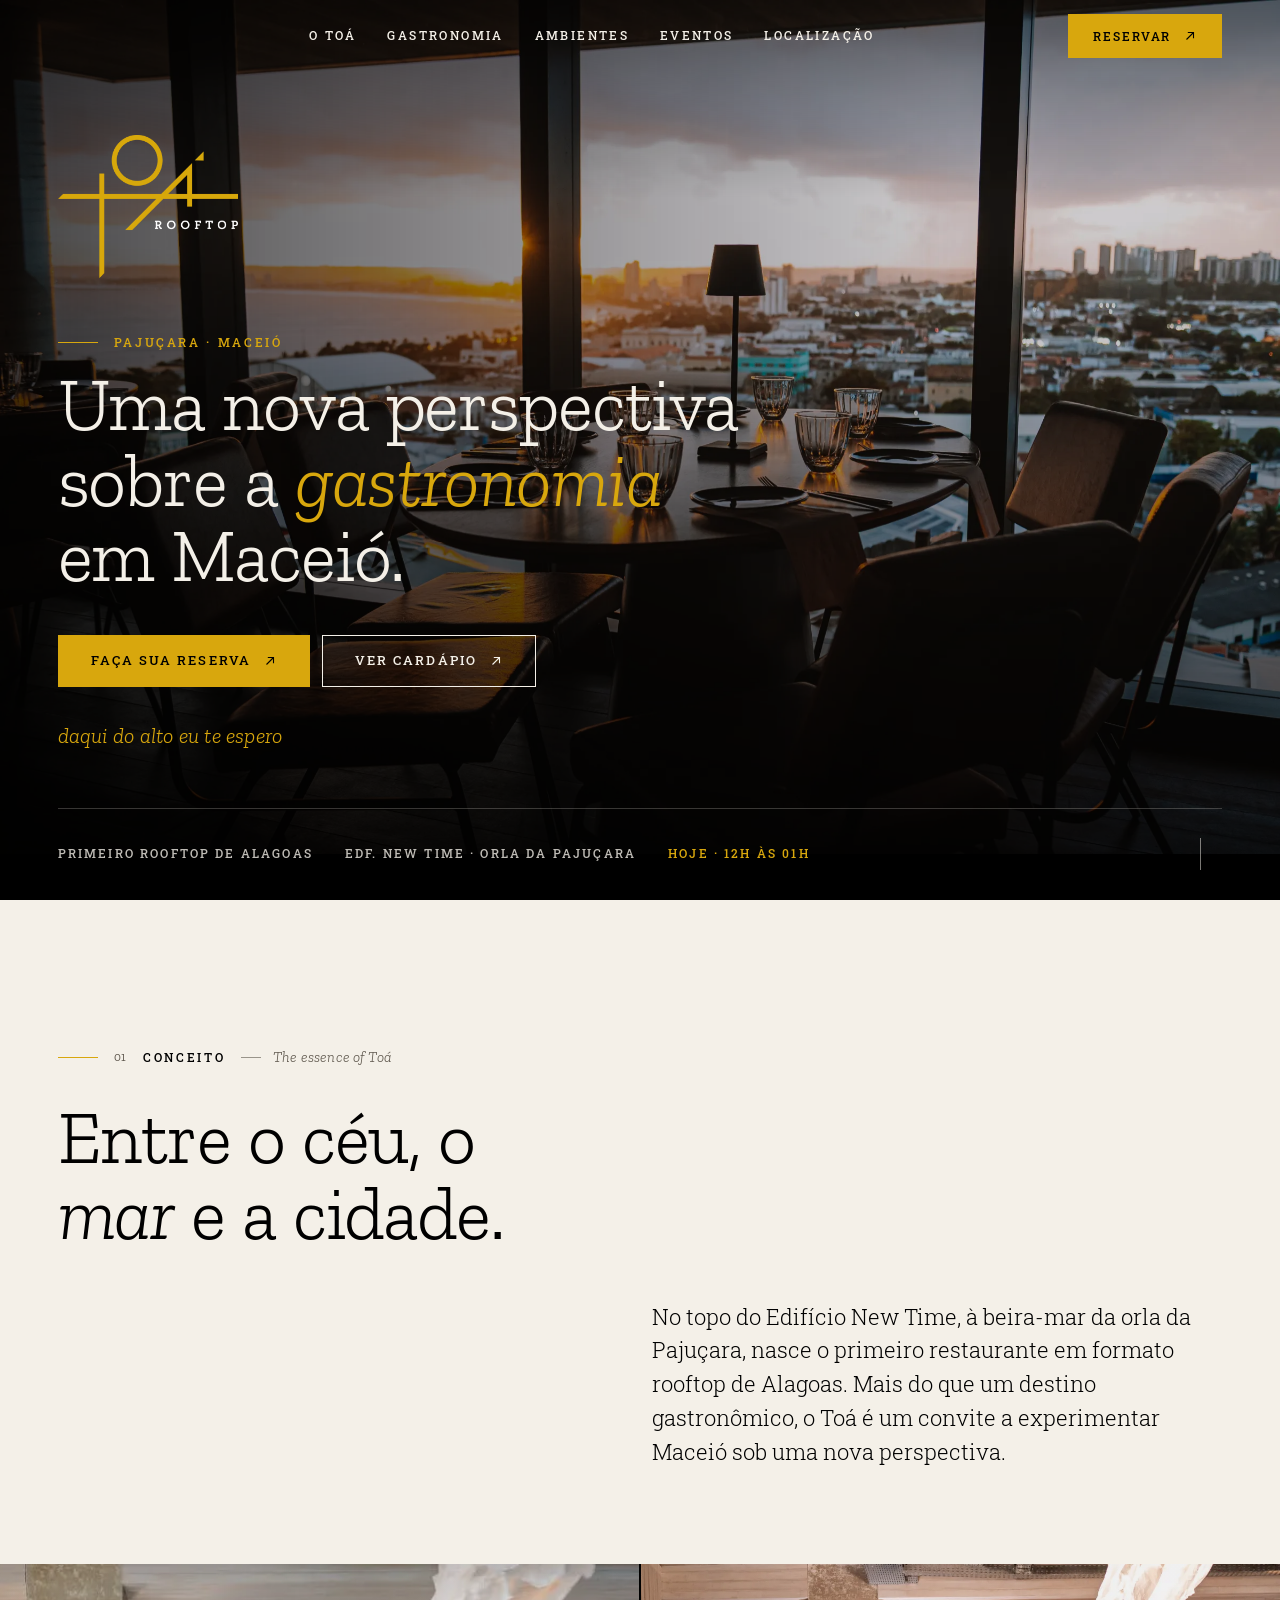
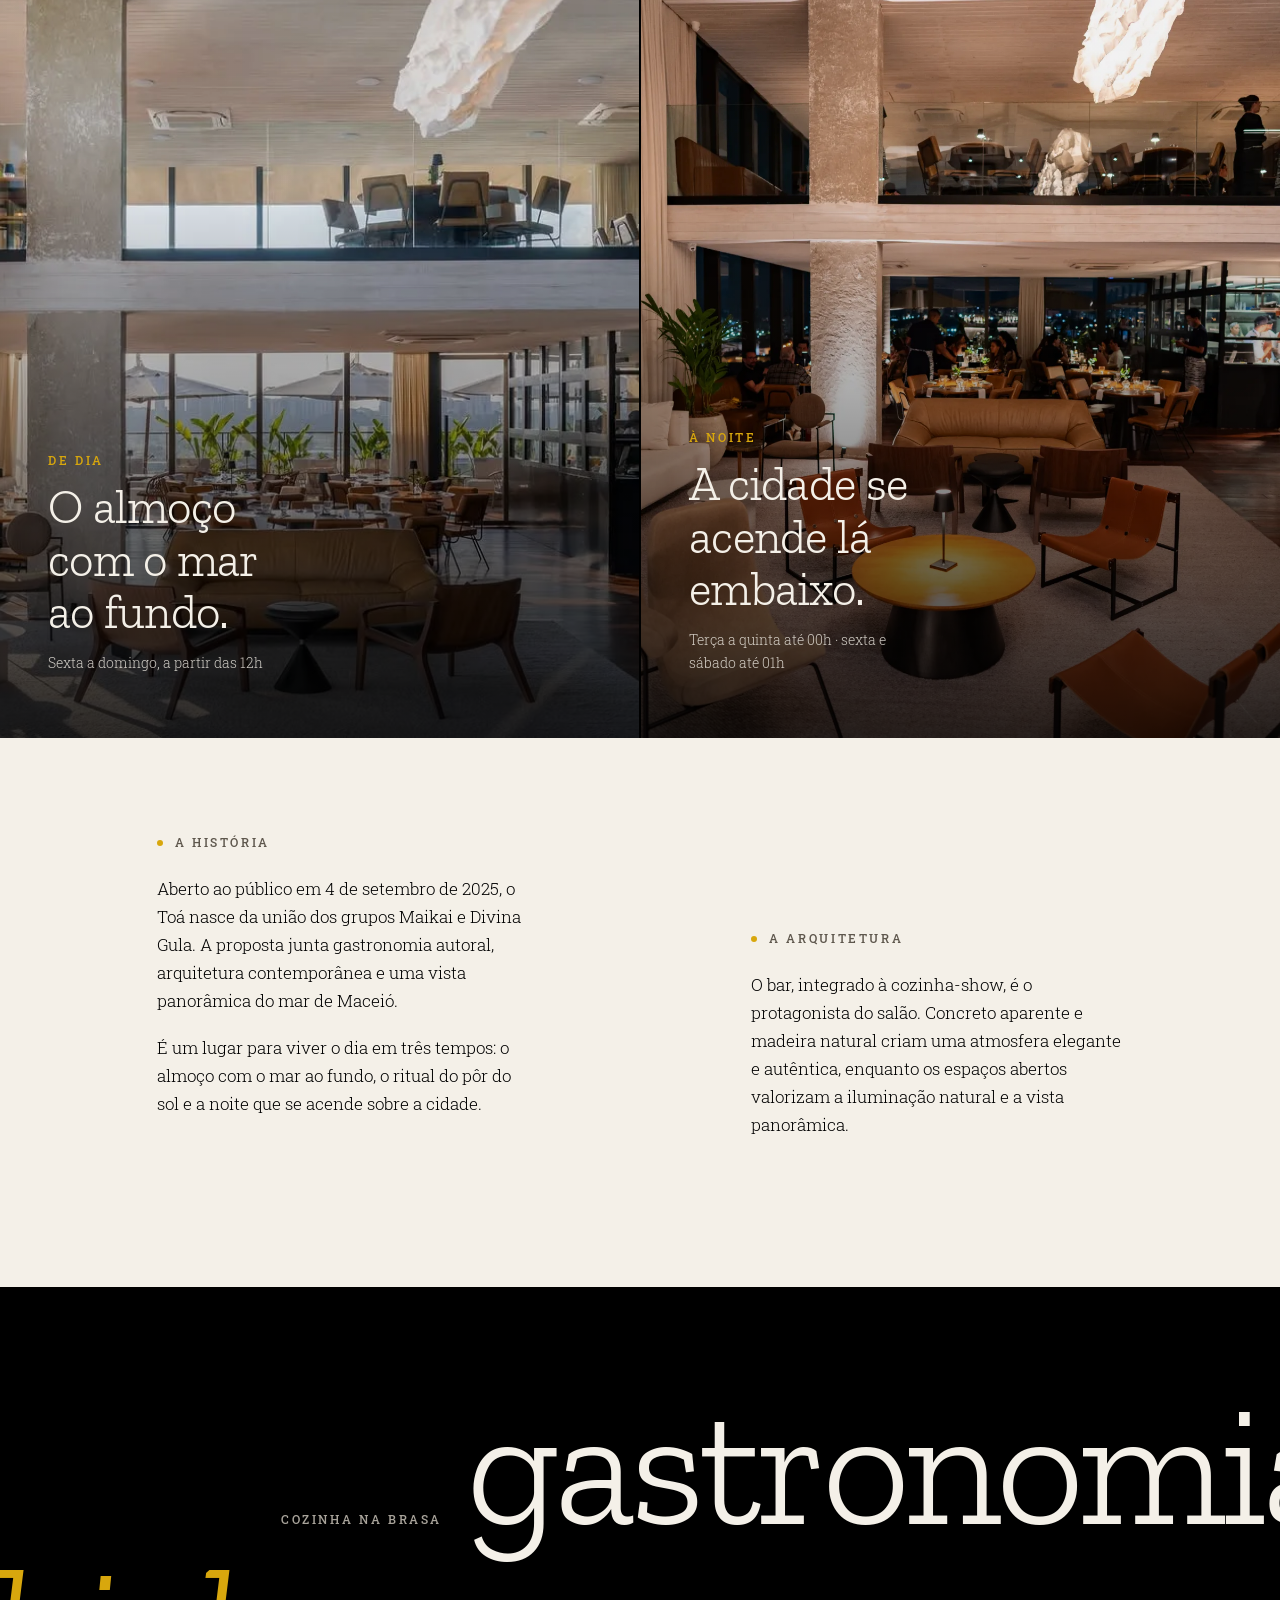
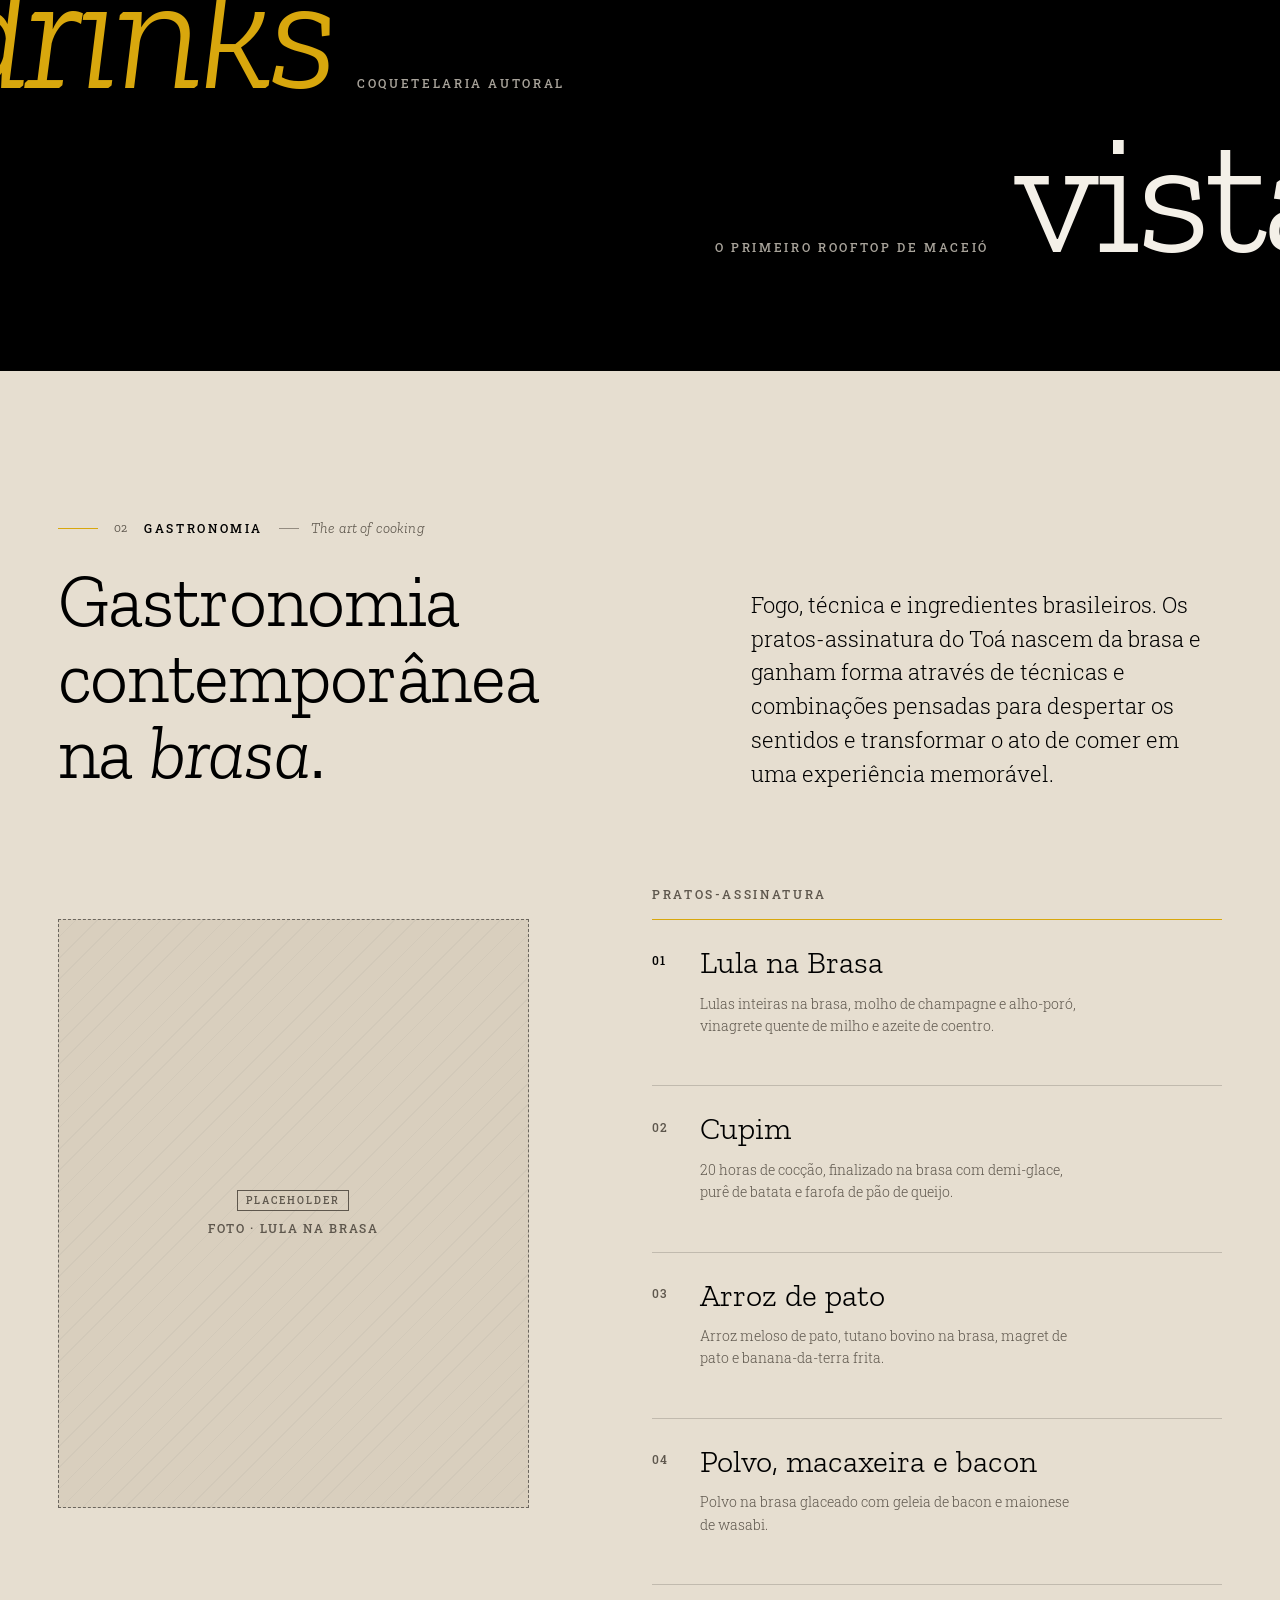
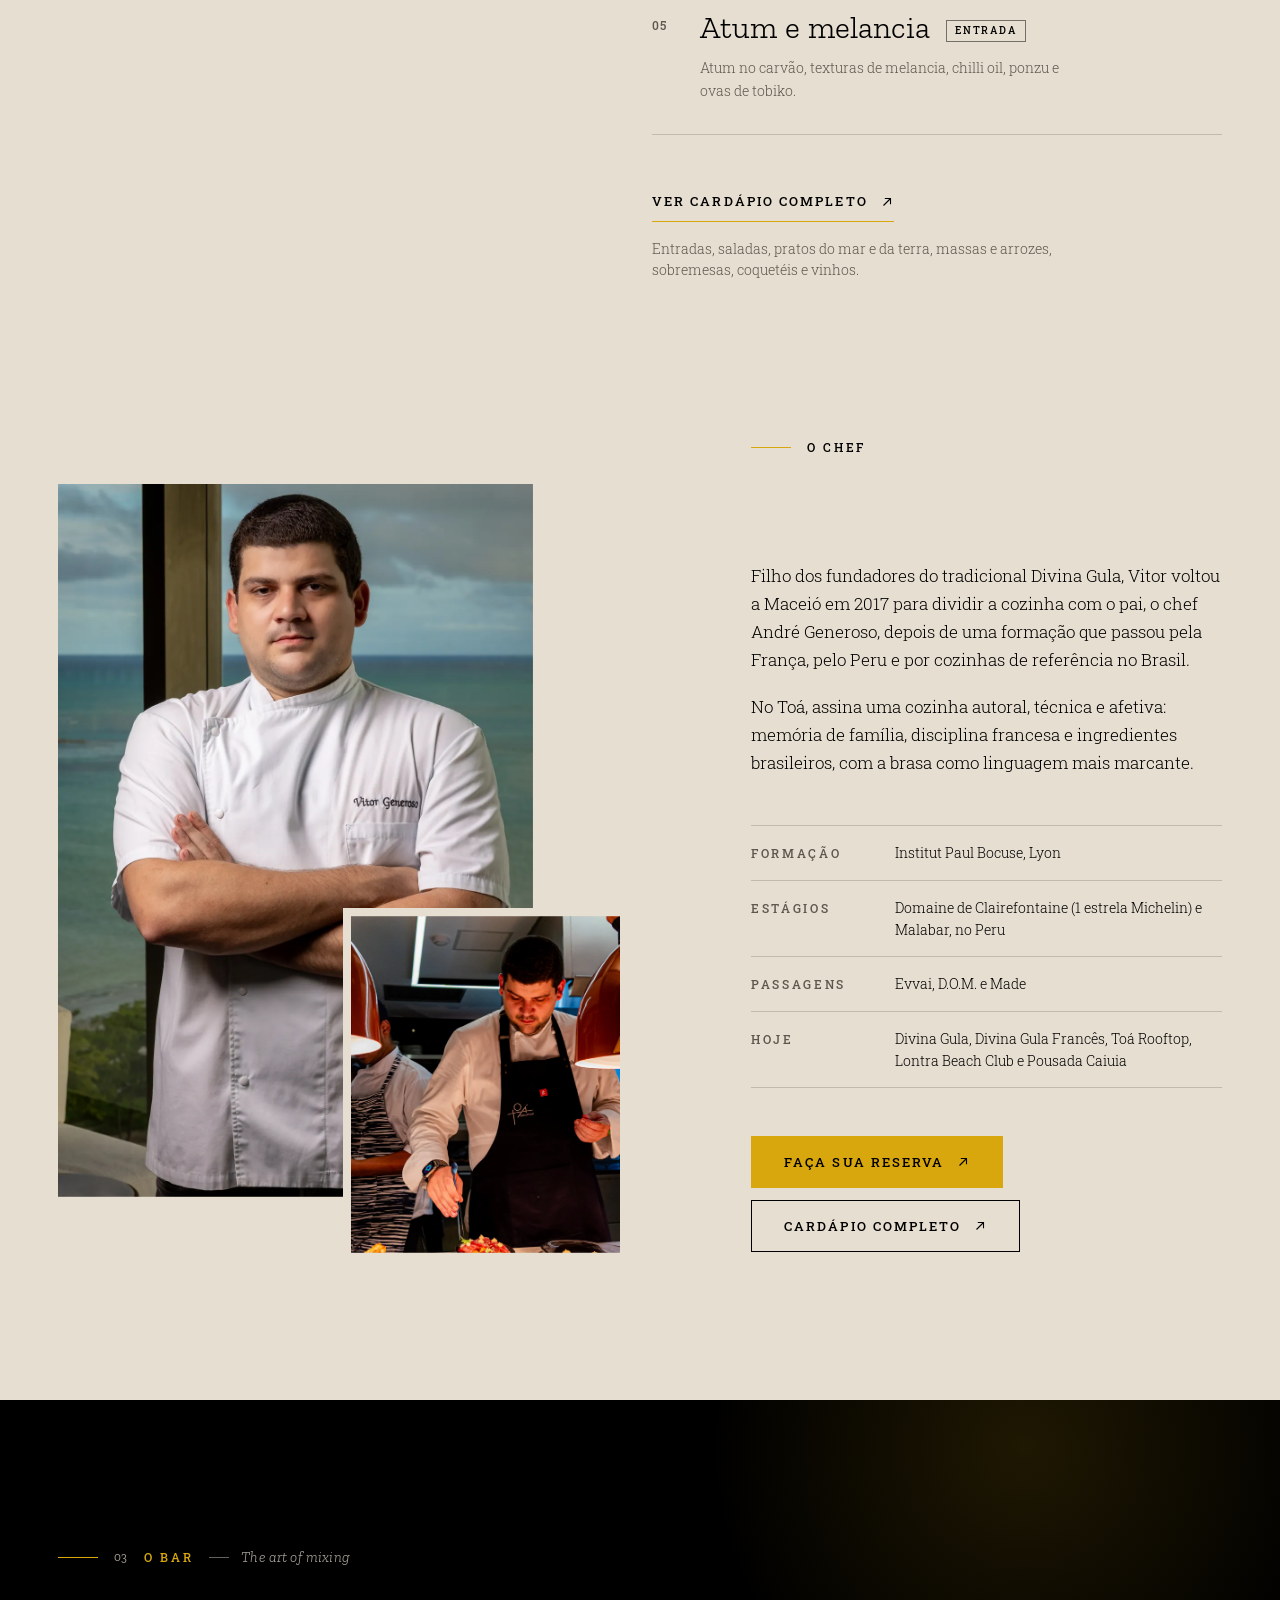
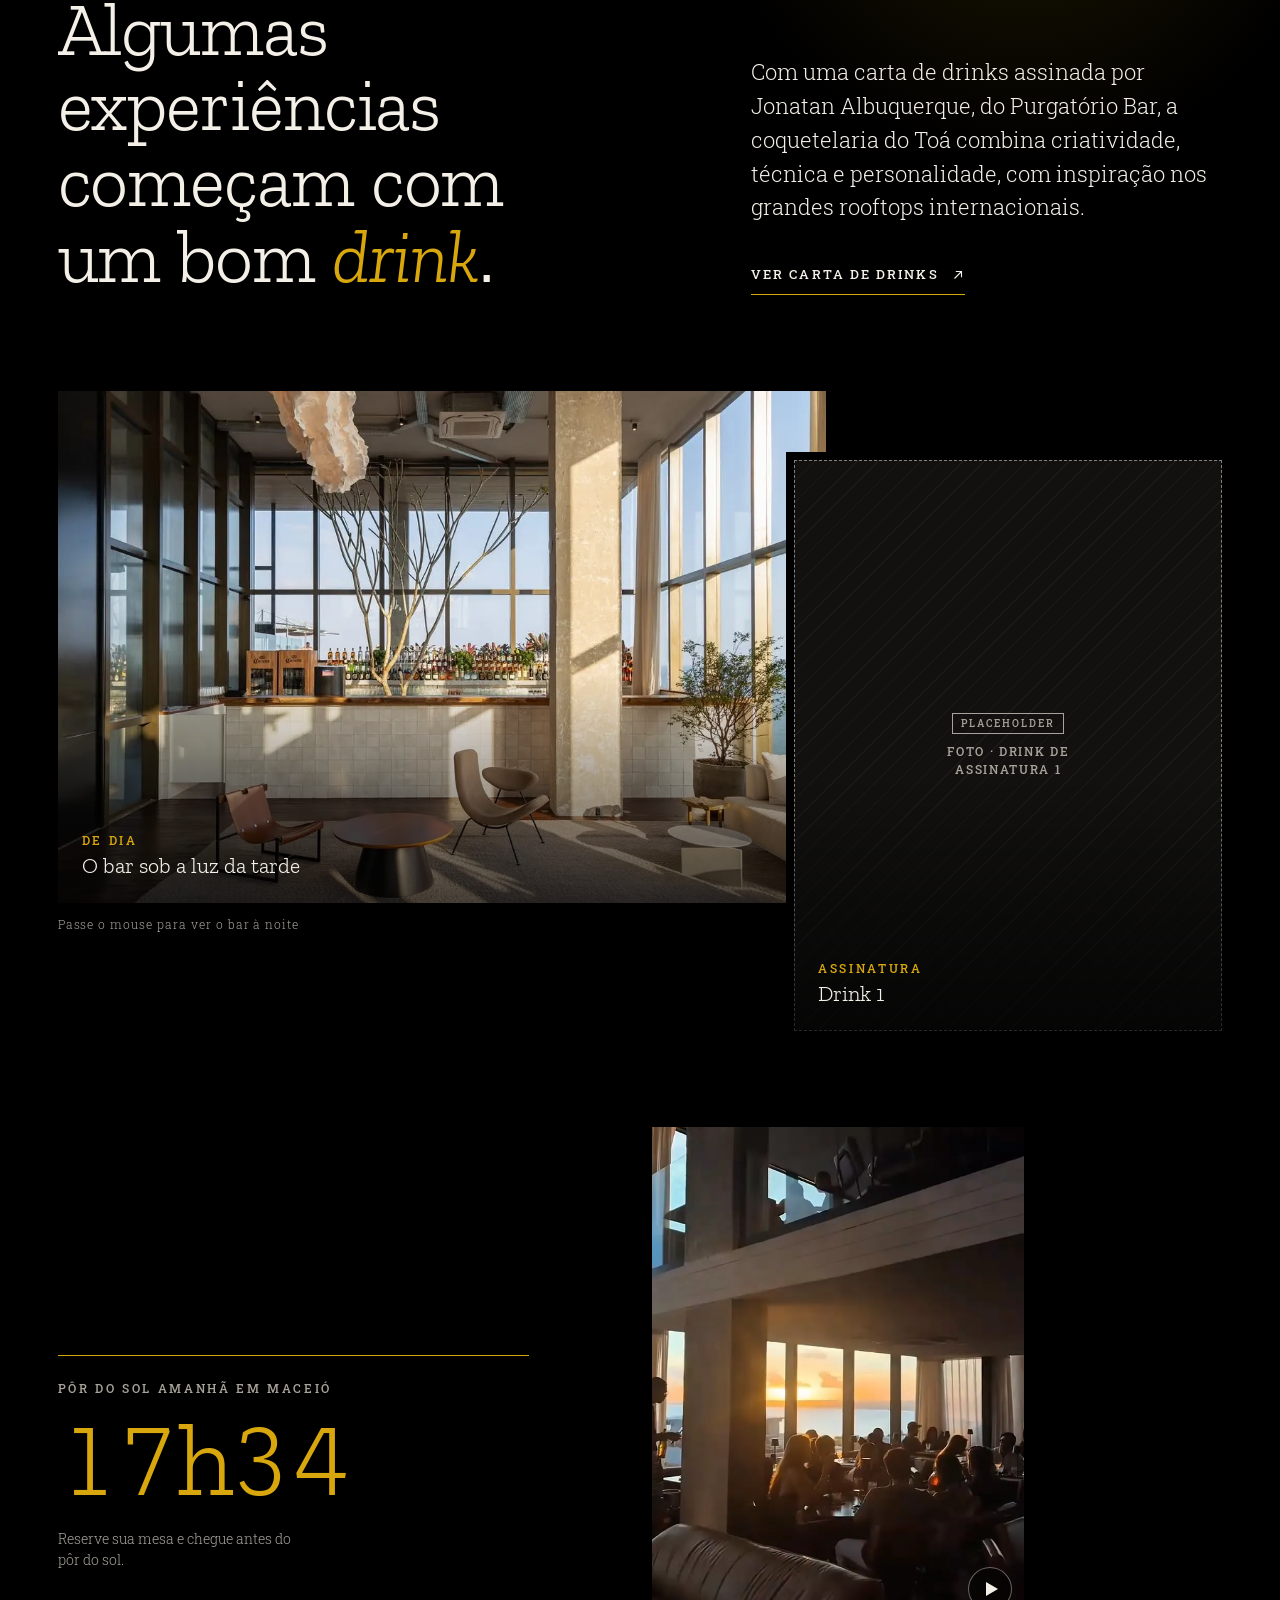
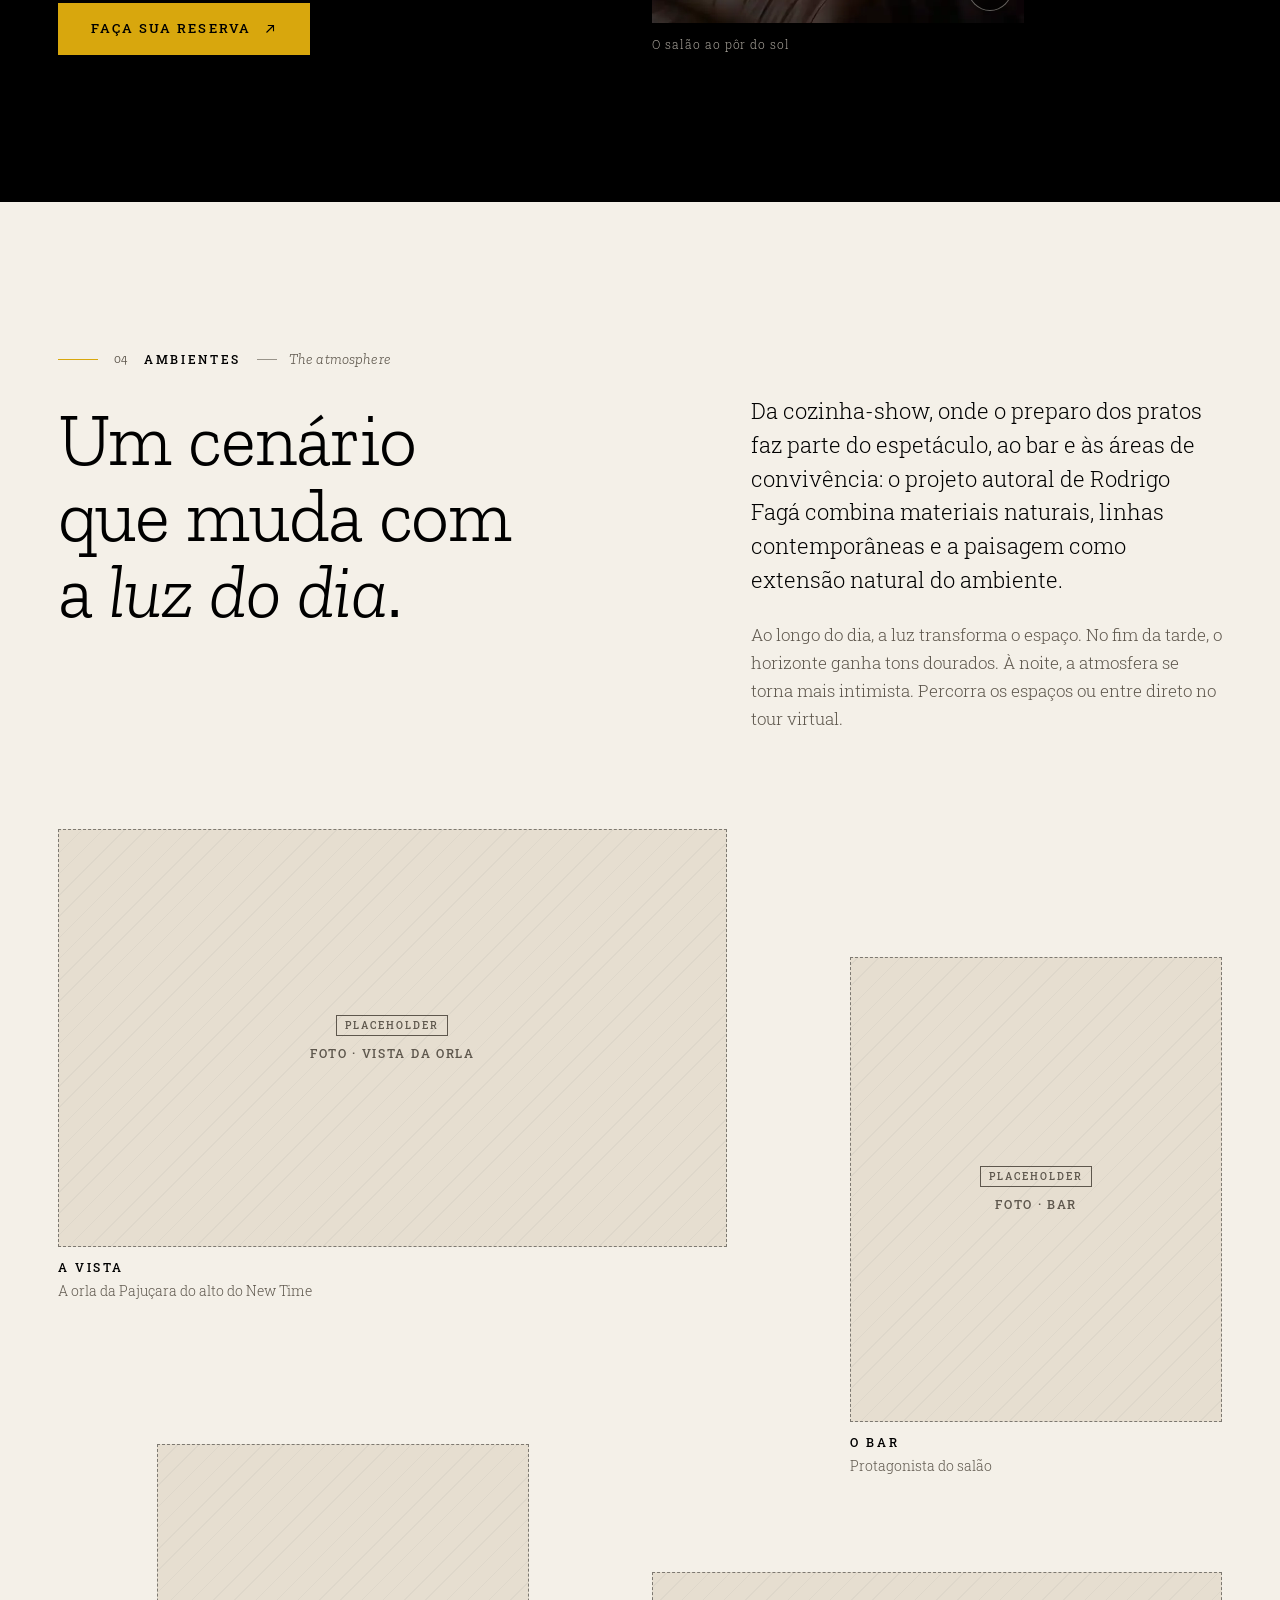
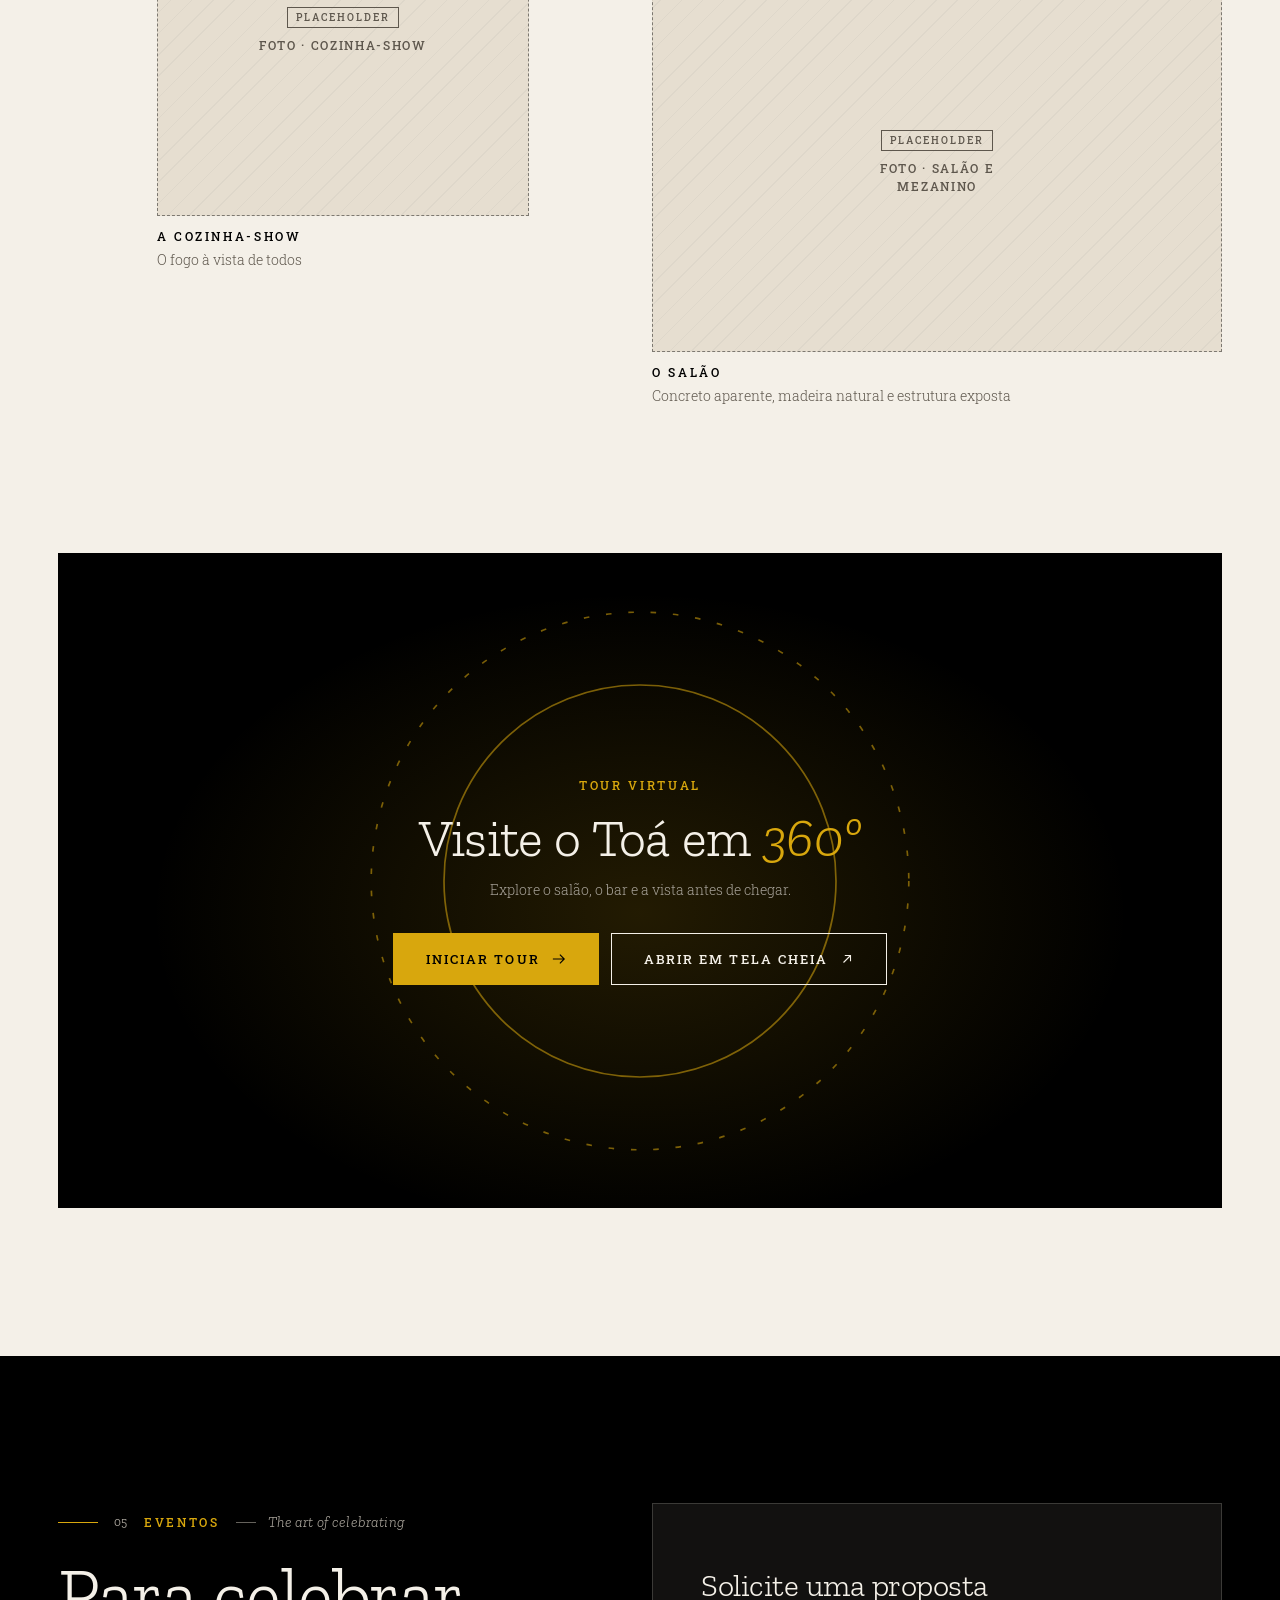
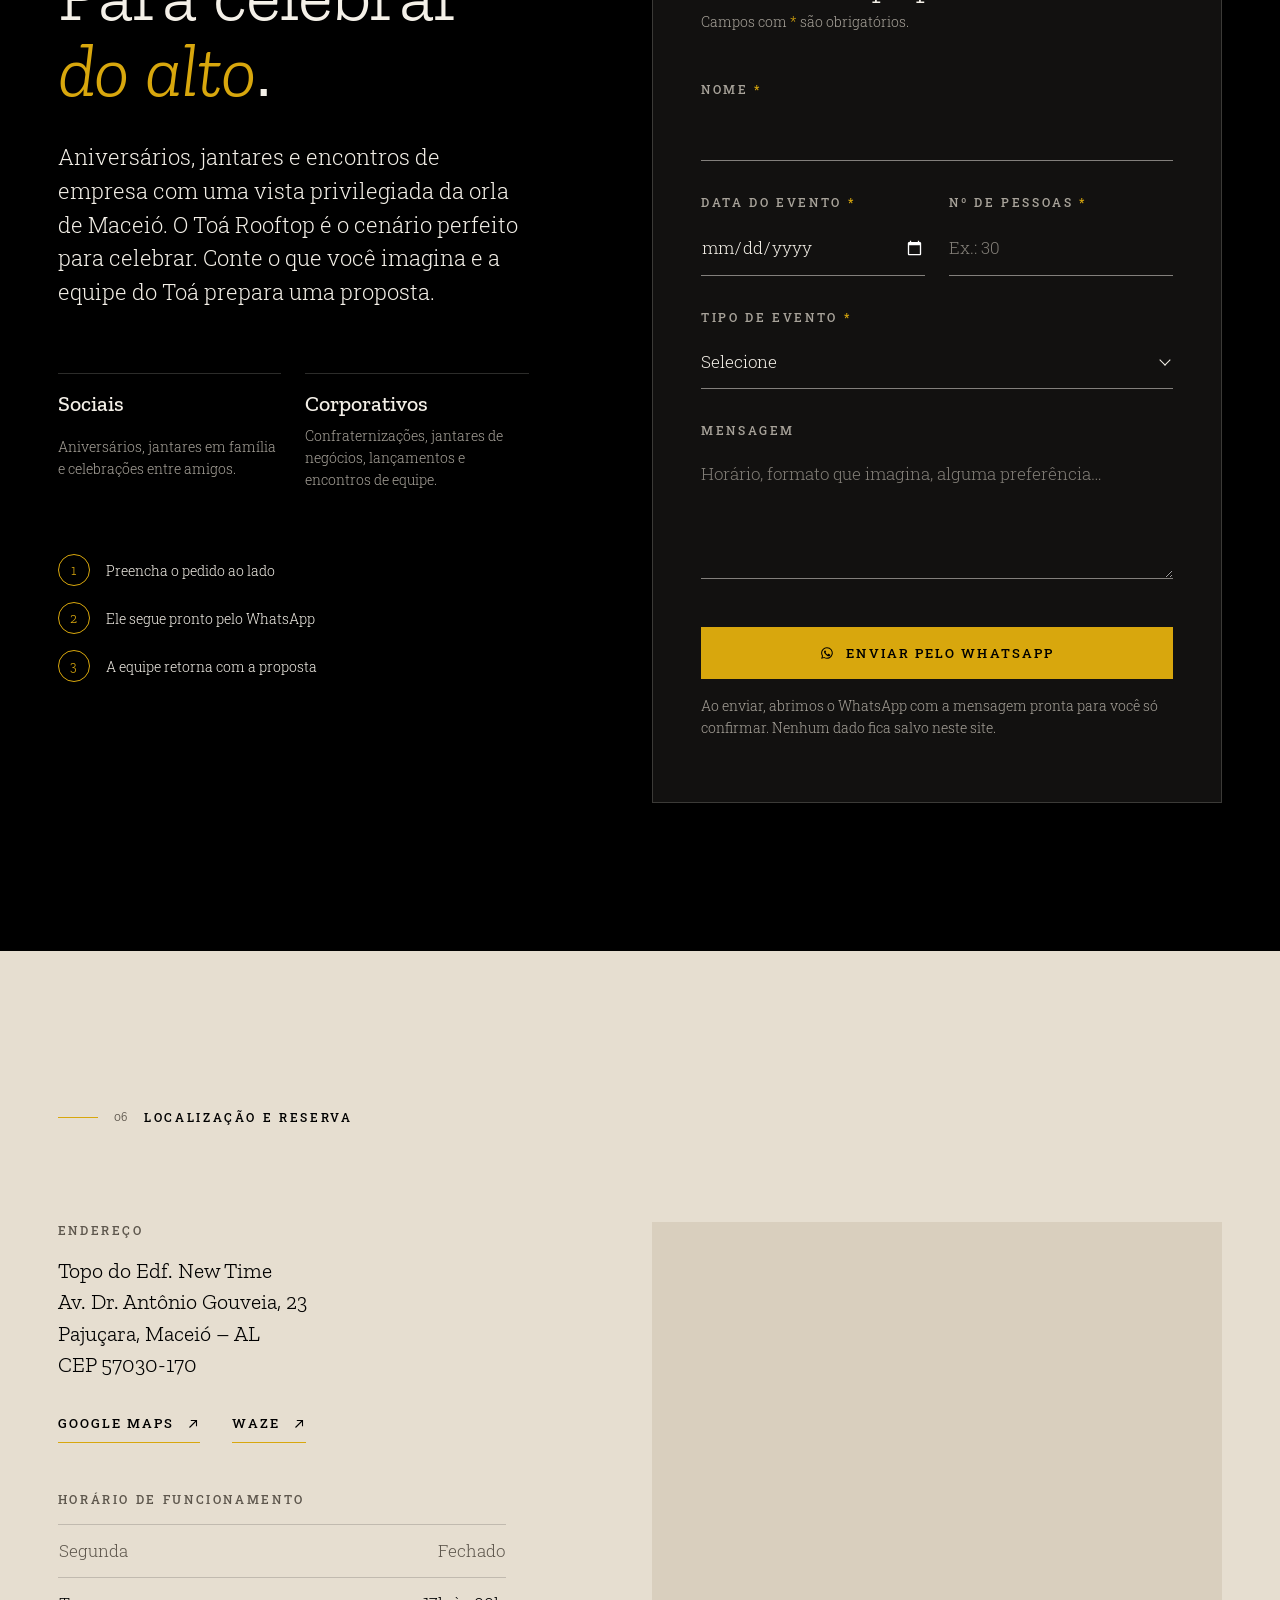
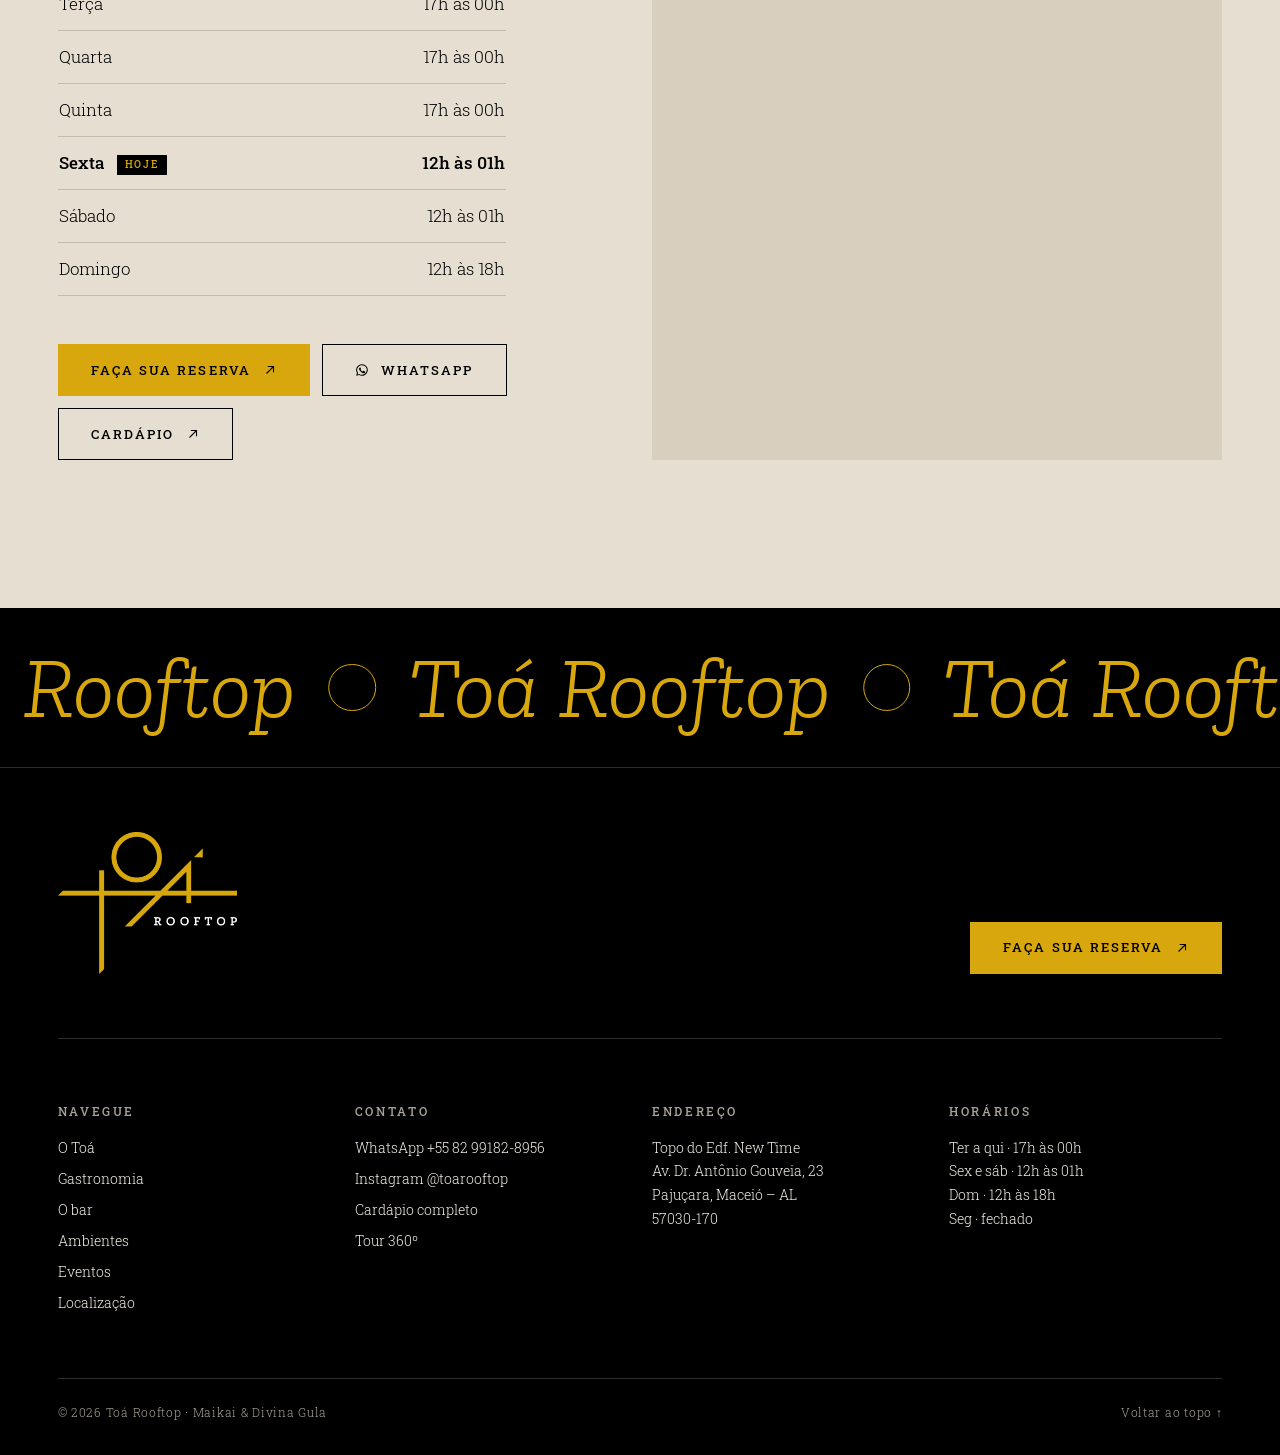
<file: index.html>
<!doctype html>
<html lang="pt-BR">
<head>
  <meta charset="utf-8">
  <meta name="robots" content="noindex, nofollow">
  <meta name="viewport" content="width=device-width, initial-scale=1, viewport-fit=cover">
  <script>document.documentElement.classList.add("js")</script>
  <title>Toá Rooftop · Restaurante rooftop na Pajuçara, Maceió</title>
  <meta name="description" content="Primeiro restaurante rooftop de Alagoas, no topo do Edf. New Time, na orla da Pajuçara. Gastronomia contemporânea na brasa, coquetelaria de assinatura e vista panorâmica de Maceió. Faça sua reserva.">
  <meta name="theme-color" content="#000000">
  <link rel="canonical" href="https://daniela-bighetti.github.io/toa-rooftop-preview/">
  <meta property="og:type" content="restaurant">
  <meta property="og:locale" content="pt_BR">
  <meta property="og:site_name" content="Toá Rooftop">
  <meta property="og:title" content="Toá Rooftop · daqui do alto eu te espero">
  <meta property="og:description" content="Primeiro restaurante rooftop de Alagoas, na orla da Pajuçara. Gastronomia na brasa, coquetelaria de assinatura e o pôr do sol de Maceió.">
  <meta property="og:url" content="https://daniela-bighetti.github.io/toa-rooftop-preview/">
  <meta property="og:image" content="https://daniela-bighetti.github.io/toa-rooftop-preview/assets/img/fotos/vista-carol-002-lg.webp">
  <meta property="og:image:width" content="2400">
  <meta property="og:image:height" content="1601">
  <meta property="og:image:alt" content="Mesa posta no Toá Rooftop ao pôr do sol, com vista da orla da Pajuçara">
  <meta name="twitter:card" content="summary_large_image">
  <link rel="icon" href="assets/img/logo/icon-192.png" type="image/png" sizes="192x192">
  <link rel="apple-touch-icon" href="assets/img/logo/icon-192.png">
  <link rel="manifest" href="site.webmanifest">
  <script type="application/ld+json">
  {
    "@context": "https://schema.org",
    "@type": "Restaurant",
    "name": "Toá Rooftop",
    "description": "Primeiro restaurante rooftop de Alagoas, na orla da Pajuçara. Gastronomia contemporânea com a brasa como protagonista, coquetelaria de assinatura e vista panorâmica de Maceió.",
    "slogan": "daqui do alto eu te espero",
    "servesCuisine": "Contemporânea brasileira",
    "priceRange": "$$$",
    "image": "https://daniela-bighetti.github.io/toa-rooftop-preview/assets/img/fotos/vista-carol-002-lg.webp",
    "url": "https://daniela-bighetti.github.io/toa-rooftop-preview/",
    "telephone": "+5582991828956",
    "acceptsReservations": "https://www.getin.app/maceio/toa-rooftop",
    "menu": "https://menu.getin.app/pt-br/jkv32ZP2/menus/oPMlnGkG",
    "sameAs": [
      "https://www.instagram.com/toarooftop/"
    ],
    "address": {
      "@type": "PostalAddress",
      "streetAddress": "Edf. New Time, Av. Dr. Antônio Gouveia, 23 - Pajuçara",
      "addressLocality": "Maceió",
      "addressRegion": "AL",
      "addressCountry": "BR",
      "postalCode": "57030-170"
    },
    "geo": {
      "@type": "GeoCoordinates",
      "latitude": -9.6648,
      "longitude": -35.7118
    },
    "openingHoursSpecification": [
      {
        "@type": "OpeningHoursSpecification",
        "dayOfWeek": ["Tuesday", "Wednesday", "Thursday"],
        "opens": "17:00",
        "closes": "00:00"
      },
      {
        "@type": "OpeningHoursSpecification",
        "dayOfWeek": ["Friday", "Saturday"],
        "opens": "12:00",
        "closes": "01:00"
      },
      {
        "@type": "OpeningHoursSpecification",
        "dayOfWeek": "Sunday",
        "opens": "12:00",
        "closes": "18:00"
      }
    ]
  }
  </script>
  <link rel="preload" as="image" href="assets/img/fotos/vista-carol-002-portrait.webp" media="(max-width: 767px)" fetchpriority="high">
  <link rel="preload" as="image" href="assets/img/fotos/vista-carol-002-lg.webp" media="(min-width: 768px)" fetchpriority="high">
  <link rel="preconnect" href="https://fonts.googleapis.com">
  <link rel="preconnect" href="https://fonts.gstatic.com" crossorigin>
  <link href="https://fonts.googleapis.com/css2?family=Roboto+Slab:wght@300..500&family=Zilla+Slab:ital,wght@0,300;0,400;0,500;1,300;1,400&display=swap" rel="stylesheet">
  <link rel="stylesheet" href="assets/css/site.min.css?v=321d1065">
</head>
<body class="page">
  <svg width="0" height="0" style="position:absolute" aria-hidden="true" focusable="false">
    <symbol id="i-arrow" viewBox="0 0 16 16"><path d="M1 8h13M9 3l5 5-5 5" fill="none" stroke="currentColor" stroke-width="1.25"/></symbol>
    <symbol id="i-external" viewBox="0 0 16 16"><path d="M4 12L12 4M5.5 4H12v6.5" fill="none" stroke="currentColor" stroke-width="1.25"/></symbol>
    <symbol id="i-whatsapp" viewBox="0 0 24 24"><path fill="currentColor" d="M12 2a10 10 0 0 0-8.6 15.1L2 22l5-1.3A10 10 0 1 0 12 2Zm0 18.2a8.2 8.2 0 0 1-4.2-1.1l-.3-.2-3 .8.8-2.9-.2-.3A8.2 8.2 0 1 1 12 20.2Zm4.5-6.1c-.2-.1-1.5-.7-1.7-.8-.2-.1-.4-.1-.6.1l-.8 1c-.1.2-.3.2-.5.1a6.7 6.7 0 0 1-3.3-2.9c-.3-.4.3-.4.8-1.3.1-.2 0-.3 0-.4l-.8-1.8c-.2-.5-.4-.4-.6-.4h-.5a1 1 0 0 0-.7.3 3 3 0 0 0-.9 2.2 5.2 5.2 0 0 0 1.1 2.8 11.9 11.9 0 0 0 4.6 4c1.7.7 2.3.8 3.2.6.5-.1 1.5-.6 1.7-1.2.2-.6.2-1.1.2-1.2-.1-.1-.2-.2-.5-.3Z"/></symbol>
    <symbol id="i-instagram" viewBox="0 0 24 24"><g fill="none" stroke="currentColor" stroke-width="1.4"><rect x="3" y="3" width="18" height="18" rx="5"/><circle cx="12" cy="12" r="4.2"/><circle cx="17.4" cy="6.6" r=".6" fill="currentColor"/></g></symbol>
  </svg>
  <a class="skip-link" href="#conteudo">Pular para o conteúdo</a>
  <header class="site-header theme-dark" data-header>
    <div class="site-header__inner container">
      <a class="site-logo" href="#topo" aria-label="Toá Rooftop, voltar ao início">
        <img src="assets/img/logo/toa-logo-negativo.webp" alt="Toá Rooftop" width="640" height="508">
      </a>
      <nav class="site-nav" aria-label="Principal">
        <ul role="list">
          <li><a href="#o-toa" data-nav>O Toá</a></li>
          <li><a href="#gastronomia" data-nav>Gastronomia</a></li>
          <li><a href="#ambientes" data-nav>Ambientes</a></li>
          <li><a href="#eventos" data-nav>Eventos</a></li>
          <li><a href="#localizacao" data-nav>Localização</a></li>
        </ul>
      </nav>
      <div class="site-header__actions">
        <a class="btn btn--primary btn--sm site-header__cta" data-link="reserva" data-track="reserva_header"
           href="https://www.getin.app/maceio/toa-rooftop?utm_source=site&amp;utm_medium=botao-reserva" target="_blank" rel="noopener">
          Reservar <svg class="btn__icon btn__icon--external" aria-hidden="true"><use href="#i-external"/></svg>
        </a>
        <button class="menu-toggle" type="button" aria-expanded="false" aria-controls="menu" data-menu-toggle>
          <span class="menu-toggle__label" data-menu-label>Menu</span>
          <span class="menu-toggle__icon" aria-hidden="true"><span></span><span></span></span>
        </button>
      </div>
    </div>
  </header>
  <div class="menu-panel theme-dark" id="menu" data-menu data-lenis-prevent inert>
    <div class="menu-panel__inner container">
      <nav aria-label="Menu">
        <ol class="menu-panel__list" role="list">
          <li><a href="#o-toa" data-menu-link><span class="menu-panel__num">01</span>O Toá</a></li>
          <li><a href="#gastronomia" data-menu-link><span class="menu-panel__num">02</span>Gastronomia</a></li>
          <li><a href="#coquetelaria" data-menu-link><span class="menu-panel__num">03</span>O bar</a></li>
          <li><a href="#ambientes" data-menu-link><span class="menu-panel__num">04</span>Ambientes</a></li>
          <li><a href="#eventos" data-menu-link><span class="menu-panel__num">05</span>Eventos</a></li>
          <li><a href="#localizacao" data-menu-link><span class="menu-panel__num">06</span>Localização</a></li>
        </ol>
      </nav>
      <div class="menu-panel__footer">
        <a class="btn btn--primary btn--block" data-link="reserva" data-track="reserva_menu"
           href="https://www.getin.app/maceio/toa-rooftop?utm_source=site&amp;utm_medium=botao-reserva" target="_blank" rel="noopener">
          Faça sua reserva <svg class="btn__icon btn__icon--external" aria-hidden="true"><use href="#i-external"/></svg>
        </a>
        <div class="menu-panel__links">
          <a class="link-cta" data-link="cardapio" href="https://menu.getin.app/pt-br/jkv32ZP2/menus/oPMlnGkG" target="_blank" rel="noopener">Cardápio</a>
          <a class="link-cta" data-link="whatsapp" href="https://wa.me/5582991828956" target="_blank" rel="noopener">WhatsApp</a>
          <a class="link-cta" data-link="instagram" href="https://www.instagram.com/toarooftop/" target="_blank" rel="noopener">Instagram</a>
        </div>
        <p class="t-tagline menu-panel__tagline">daqui do alto eu te espero</p>
      </div>
    </div>
  </div>
  <main id="conteudo">
    <section class="hero" id="topo" aria-labelledby="hero-title" data-hero>
      <div class="hero__media" data-hero-media>
        <picture>
          <source media="(max-width: 767px)" srcset="assets/img/fotos/vista-carol-002-portrait.webp" width="1080" height="1921">
          <source media="(min-width: 768px)" srcset="assets/img/fotos/vista-carol-002-md.webp 1200w, assets/img/fotos/vista-carol-002-lg.webp 2400w" sizes="100vw" width="2400" height="1601">
          <img src="assets/img/fotos/vista-carol-002-lg.webp" alt="Mesa posta no Toá Rooftop ao pôr do sol, com a orla da Pajuçara e a cidade de Maceió ao fundo" width="2400" height="1601" fetchpriority="high" decoding="async">
        </picture>
      </div>
      <div class="hero__content container">
        <img class="hero__logo" src="assets/img/logo/toa-logo-negativo.webp" alt="Toá Rooftop" width="640" height="508" data-reveal="fade">
        <p class="eyebrow" data-reveal style="--reveal-delay: 150ms">Pajuçara · Maceió</p>
        <h1 class="hero__title" id="hero-title" data-split style="--split-delay: 250ms">
          Uma nova perspectiva sobre a <span class="t-em">gastronomia</span> em Maceió.
        </h1>
        <div class="hero__actions btn-group" data-reveal style="--reveal-delay: 400ms" data-hero-cta>
          <a class="btn btn--primary" data-link="reserva" data-track="reserva_hero"
             href="https://www.getin.app/maceio/toa-rooftop?utm_source=site&amp;utm_medium=botao-reserva" target="_blank" rel="noopener">
            Faça sua reserva <svg class="btn__icon btn__icon--external" aria-hidden="true"><use href="#i-external"/></svg>
          </a>
          <a class="btn btn--outline" data-link="cardapio" data-track="cardapio_hero"
             href="https://menu.getin.app/pt-br/jkv32ZP2/menus/oPMlnGkG" target="_blank" rel="noopener">
            Ver cardápio <svg class="btn__icon btn__icon--external" aria-hidden="true"><use href="#i-external"/></svg>
          </a>
        </div>
        <p class="t-tagline hero__tagline" data-reveal style="--reveal-delay: 550ms">daqui do alto eu te espero</p>
      </div>
      <div class="hero__meta container">
        <p class="hero__meta-item">Primeiro rooftop de Alagoas</p>
        <p class="hero__meta-item hero__meta-address">Edf. New Time · Orla da Pajuçara</p>
        <p class="hero__meta-item hero__meta-today" data-today hidden></p>
        <a class="hero__scroll" href="#o-toa" aria-label="Rolar para O Toá"><span></span></a>
      </div>
    </section>
    <section class="section theme-light about" id="o-toa" aria-labelledby="about-title">
      <div class="container">
        <header class="about__head">
          <p class="eyebrow" data-reveal><span class="eyebrow__num">01</span> Conceito <span class="eyebrow__en" lang="en">The essence of Toá</span></p>
          <h2 class="t-h1 about__title" id="about-title" data-split style="--split-delay: 100ms">
            Entre o céu, o <span class="t-em">mar</span> e a cidade.
          </h2>
          <p class="t-lead about__lead" data-reveal style="--reveal-delay: 200ms">
            No topo do Edifício New Time, à beira-mar da orla da Pajuçara, nasce o primeiro restaurante em formato rooftop de Alagoas. Mais do que um destino gastronômico, o Toá é um convite a experimentar Maceió sob uma nova perspectiva.
          </p>
        </header>
      </div>
      <div class="duo" data-reveal>
        <figure class="duo__side">
          <img class="duo__bg" src="assets/img/fotos/arquitetura-faga-1.webp" alt="Salão do Toá de dia, com pé-direito duplo, mezanino envidraçado e mesas voltadas para a vista da Pajuçara" width="1080" height="762" loading="lazy" decoding="async">
          <figcaption class="duo__tx">
            <p class="t-caps duo__kicker">De dia</p>
            <h3 class="duo__title">O almoço com o mar ao fundo.</h3>
            <p class="duo__note">Sexta a domingo, a partir das 12h</p>
          </figcaption>
        </figure>
        <figure class="duo__side">
          <img class="duo__bg" src="assets/img/fotos/to-56-md.webp" alt="Lounge do Toá à noite, com poltronas de couro, luz baixa e o salão ocupado ao fundo" width="1200" height="1800" loading="lazy" decoding="async">
          <figcaption class="duo__tx">
            <p class="t-caps duo__kicker">À noite</p>
            <h3 class="duo__title">A cidade se acende lá embaixo.</h3>
            <p class="duo__note">Terça a quinta até 00h · sexta e sábado até 01h</p>
          </figcaption>
        </figure>
      </div>
      <div class="container">
        <div class="about__text">
          <div class="about__block" data-reveal>
            <h3 class="t-caps about__label">A história</h3>
            <div class="t-body">
              <p>Aberto ao público em 4 de setembro de 2025, o Toá nasce da união dos grupos Maikai e Divina Gula. A proposta junta gastronomia autoral, arquitetura contemporânea e uma vista panorâmica do mar de Maceió.</p>
              <p>É um lugar para viver o dia em três tempos: o almoço com o mar ao fundo, o ritual do pôr do sol e a noite que se acende sobre a cidade.</p>
            </div>
          </div>
          <div class="about__block" data-reveal style="--reveal-delay: 120ms">
            <h3 class="t-caps about__label">A arquitetura</h3>
            <div class="t-body">
              <p>O bar, integrado à cozinha-show, é o protagonista do salão. Concreto aparente e madeira natural criam uma atmosfera elegante e autêntica, enquanto os espaços abertos valorizam a iluminação natural e a vista panorâmica.</p>
            </div>
          </div>
        </div>
      </div>
    </section>
    <div class="kinetic theme-dark" data-kinetic aria-hidden="true">
      <p class="kinetic__line kinetic__line--r" style="--dir: 1"><span class="kinetic__cap">cozinha na brasa</span><span>gastronomia</span></p>
      <p class="kinetic__line kinetic__line--l" style="--dir: -1"><span class="t-em">drinks</span><span class="kinetic__cap">coquetelaria autoral</span></p>
      <p class="kinetic__line kinetic__line--r" style="--dir: 1"><span class="kinetic__cap">o primeiro rooftop de Maceió</span><span>vista</span></p>
    </div>
    <section class="section theme-sand gastro" id="gastronomia" aria-labelledby="gastro-title">
      <div class="container">
        <header class="gastro__head">
          <p class="eyebrow" data-reveal><span class="eyebrow__num">02</span> Gastronomia <span class="eyebrow__en" lang="en">The art of cooking</span></p>
          <h2 class="t-h1 gastro__title" id="gastro-title" data-split style="--split-delay: 100ms">
            Gastronomia contemporânea na <span class="t-em">brasa</span>.
          </h2>
          <p class="t-lead gastro__lead" data-reveal style="--reveal-delay: 200ms">
            Fogo, técnica e ingredientes brasileiros. Os pratos-assinatura do Toá nascem da brasa e ganham forma através de técnicas e combinações pensadas para despertar os sentidos e transformar o ato de comer em uma experiência memorável.
          </p>
        </header>
        <div class="dishes">
          <p class="t-caps dishes__kicker" data-reveal>Pratos-assinatura</p>
          <ol class="dishes__items" role="list" data-dishes>
            <li class="dish is-active" data-dish>
              <figure class="dish__media">
                <div class="ph" style="--ratio: 4/5" role="img" aria-label="Foto do prato Lula na Brasa (a definir)"><span class="ph__label">Foto · Lula na Brasa</span></div>
              </figure>
              <div class="dish__text">
                <span class="dish__num">01</span>
                <div class="dish__row">
                  <h3 class="dish__name">Lula na Brasa</h3>
                </div>
                <p class="dish__desc">Lulas inteiras na brasa, molho de champagne e alho-poró, vinagrete quente de milho e azeite de coentro.</p>
              </div>
            </li>
            <li class="dish" data-dish>
              <figure class="dish__media">
                <div class="ph" style="--ratio: 4/5" role="img" aria-label="Foto do prato Cupim (a definir)"><span class="ph__label">Foto · Cupim</span></div>
              </figure>
              <div class="dish__text">
                <span class="dish__num">02</span>
                <div class="dish__row">
                  <h3 class="dish__name">Cupim</h3>
                </div>
                <p class="dish__desc">20 horas de cocção, finalizado na brasa com demi-glace, purê de batata e farofa de pão de queijo.</p>
              </div>
            </li>
            <li class="dish" data-dish>
              <figure class="dish__media">
                <div class="ph" style="--ratio: 4/5" role="img" aria-label="Foto do prato Arroz de pato (a definir)"><span class="ph__label">Foto · Arroz de pato</span></div>
              </figure>
              <div class="dish__text">
                <span class="dish__num">03</span>
                <div class="dish__row">
                  <h3 class="dish__name">Arroz de pato</h3>
                </div>
                <p class="dish__desc">Arroz meloso de pato, tutano bovino na brasa, magret de pato e banana-da-terra frita.</p>
              </div>
            </li>
            <li class="dish" data-dish>
              <figure class="dish__media">
                <div class="ph" style="--ratio: 4/5" role="img" aria-label="Foto do prato Polvo, macaxeira e bacon (a definir)"><span class="ph__label">Foto · Polvo, macaxeira e bacon</span></div>
              </figure>
              <div class="dish__text">
                <span class="dish__num">04</span>
                <div class="dish__row">
                  <h3 class="dish__name">Polvo, macaxeira e bacon</h3>
                </div>
                <p class="dish__desc">Polvo na brasa glaceado com geleia de bacon e maionese de wasabi.</p>
              </div>
            </li>
            <li class="dish" data-dish>
              <figure class="dish__media">
                <div class="ph" style="--ratio: 4/5" role="img" aria-label="Foto da entrada Atum e melancia (a definir)"><span class="ph__label">Foto · Atum e melancia</span></div>
              </figure>
              <div class="dish__text">
                <span class="dish__num">05</span>
                <div class="dish__row">
                  <h3 class="dish__name">Atum e melancia <span class="dish__tag">Entrada</span></h3>
                </div>
                <p class="dish__desc">Atum no carvão, texturas de melancia, chilli oil, ponzu e ovas de tobiko.</p>
              </div>
            </li>
          </ol>
          <div class="dishes__foot" data-reveal>
            <a class="link-cta" data-link="cardapio" data-track="cardapio_gastronomia"
               href="https://menu.getin.app/pt-br/jkv32ZP2/menus/oPMlnGkG" target="_blank" rel="noopener">
              Ver cardápio completo <svg class="btn__icon btn__icon--external" aria-hidden="true"><use href="#i-external"/></svg>
            </a>
            <p class="t-small t-muted">Entradas, saladas, pratos do mar e da terra, massas e arrozes, sobremesas, coquetéis e vinhos.</p>
          </div>
        </div>
        <div class="chef">
          <div class="chef__media">
            <figure class="chef__portrait">
              <div class="media" style="--ratio: 2/3" data-reveal="mask">
                <div class="media__inner">
                  <img src="assets/img/fotos/chef-vitor-2-md.webp"
                       srcset="assets/img/fotos/chef-vitor-2-md.webp 1200w, assets/img/fotos/chef-vitor-2-lg.webp 2000w"
                       sizes="(min-width: 1024px) 40vw, 85vw"
                       alt="Chef Vitor Generoso de dólmã branco, braços cruzados, diante da janela com o mar da Pajuçara ao fundo"
                       width="1200" height="1800" loading="lazy" decoding="async" data-parallax>
                </div>
              </div>
            </figure>
            <figure class="chef__action">
              <div class="media" style="--ratio: 4/5" data-reveal="mask">
                <div class="media__inner">
                  <img src="assets/img/fotos/chef-vitor-1-md.webp" alt="Vitor Generoso finalizando um prato na cozinha do Toá" width="1200" height="1800" loading="lazy" decoding="async">
                </div>
              </div>
            </figure>
          </div>
          <div class="chef__text">
            <p class="eyebrow" data-reveal>O chef</p>
            <h3 class="t-h2 chef__name" data-reveal style="--reveal-delay: 100ms">Vitor Generoso</h3>
            <div class="t-body" data-reveal style="--reveal-delay: 200ms">
              <p>Filho dos fundadores do tradicional Divina Gula, Vitor voltou a Maceió em 2017 para dividir a cozinha com o pai, o chef André Generoso, depois de uma formação que passou pela França, pelo Peru e por cozinhas de referência no Brasil.</p>
              <p>No Toá, assina uma cozinha autoral, técnica e afetiva: memória de família, disciplina francesa e ingredientes brasileiros, com a brasa como linguagem mais marcante.</p>
            </div>
            <dl class="chef__path" data-reveal style="--reveal-delay: 300ms">
              <div><dt class="t-caps">Formação</dt><dd>Institut Paul Bocuse, Lyon</dd></div>
              <div><dt class="t-caps">Estágios</dt><dd>Domaine de Clairefontaine (1 estrela Michelin) e Malabar, no Peru</dd></div>
              <div><dt class="t-caps">Passagens</dt><dd>Evvai, D.O.M. e Made</dd></div>
              <div><dt class="t-caps">Hoje</dt><dd>Divina Gula, Divina Gula Francês, Toá Rooftop, Lontra Beach Club e Pousada Caiuia</dd></div>
            </dl>
            <div class="btn-group chef__actions" data-reveal style="--reveal-delay: 400ms">
              <a class="btn btn--primary" data-link="reserva" data-track="reserva_gastronomia"
                 href="https://www.getin.app/maceio/toa-rooftop?utm_source=site&amp;utm_medium=botao-reserva" target="_blank" rel="noopener">
                Faça sua reserva <svg class="btn__icon btn__icon--external" aria-hidden="true"><use href="#i-external"/></svg>
              </a>
              <a class="btn btn--outline" data-link="cardapio" data-track="cardapio_chef"
                 href="https://menu.getin.app/pt-br/jkv32ZP2/menus/oPMlnGkG" target="_blank" rel="noopener">
                Cardápio completo <svg class="btn__icon btn__icon--external" aria-hidden="true"><use href="#i-external"/></svg>
              </a>
            </div>
          </div>
        </div>
      </div>
    </section>
    <section class="section theme-dark bar" id="coquetelaria" aria-labelledby="bar-title">
      <div class="container">
        <header class="bar__head">
          <p class="eyebrow" data-reveal><span class="eyebrow__num">03</span> O bar <span class="eyebrow__en" lang="en">The art of mixing</span></p>
          <h2 class="t-h1 bar__title" id="bar-title" data-split style="--split-delay: 100ms">
            Algumas experiências começam com um bom <span class="t-em">drink</span>.
          </h2>
          <div class="bar__intro" data-reveal style="--reveal-delay: 200ms">
            <p class="t-lead">Com uma carta de drinks assinada por Jonatan Albuquerque, do Purgatório Bar, a coquetelaria do Toá combina criatividade, técnica e personalidade, com inspiração nos grandes rooftops internacionais.</p>
            <a class="link-cta" data-link="cardapio" data-track="carta_drinks"
               href="https://menu.getin.app/pt-br/jkv32ZP2/menus/oPMlnGkG" target="_blank" rel="noopener">
              Ver carta de drinks <svg class="btn__icon btn__icon--external" aria-hidden="true"><use href="#i-external"/></svg>
            </a>
          </div>
        </header>
        <div class="bar__gallery">
          <figure class="bar__fig bar__fig--main" data-reveal>
            <button class="swap" type="button" style="--ratio: 3/2" data-swap aria-pressed="false"
                    aria-label="Bar do Toá: alternar entre a foto de dia e a de noite">
              <span class="swap__layer swap__layer--a">
                <img class="swap__img" src="assets/img/fotos/arquitetura-faga-2.webp" alt="Bar do Toá de dia, com balcão de azulejos claros, prateleiras de garrafas e janelas de vidro com a luz do fim de tarde" width="1080" height="720" loading="lazy" decoding="async">
                <span class="swap__label"><span class="t-caps">De dia</span> O bar sob a luz da tarde</span>
              </span>
              <span class="swap__layer swap__layer--b">
                <span class="ph" role="img" aria-label="Foto do bar à noite (a definir)"><span class="ph__label">Foto · Bar à noite</span></span>
                <span class="swap__label"><span class="t-caps">À noite</span> O bar no ritmo da noite</span>
              </span>
            </button>
            <figcaption class="caption swap__hint">
              <span class="swap__hint--hover">Passe o mouse para ver o bar à noite</span>
              <span class="swap__hint--touch">Toque na foto para ver o bar à noite</span>
            </figcaption>
          </figure>
          <figure class="bar__fig bar__fig--drink" data-reveal style="--reveal-delay: 120ms">
            <button class="swap" type="button" style="--ratio: 3/4" data-swap aria-pressed="false"
                    aria-label="Drinks de assinatura: alternar entre os dois drinks">
              <span class="swap__layer swap__layer--a">
                <span class="ph" role="img" aria-label="Foto do drink de assinatura 1 (a definir)"><span class="ph__label">Foto · Drink de assinatura 1</span></span>
                <span class="swap__label"><span class="t-caps">Assinatura</span> Drink 1</span>
              </span>
              <span class="swap__layer swap__layer--b">
                <span class="ph" role="img" aria-label="Foto do drink de assinatura 2 (a definir)"><span class="ph__label">Foto · Drink de assinatura 2</span></span>
                <span class="swap__label"><span class="t-caps">Assinatura</span> Drink 2</span>
              </span>
            </button>
          </figure>
        </div>
        <div class="bar__bottom">
          <div class="sunset" data-reveal>
            <p class="t-caps sunset__label" data-sunset-label>Pôr do sol hoje em Maceió</p>
            <time class="sunset__time" data-sunset-time>fim de tarde</time>
            <p class="t-small t-muted sunset__note">Reserve sua mesa e chegue antes do pôr do sol.</p>
            <a class="btn btn--primary" data-link="reserva" data-track="reserva_coquetelaria"
               href="https://www.getin.app/maceio/toa-rooftop?utm_source=site&amp;utm_medium=botao-reserva" target="_blank" rel="noopener">
              Faça sua reserva <svg class="btn__icon btn__icon--external" aria-hidden="true"><use href="#i-external"/></svg>
            </a>
          </div>
          <figure class="bar__fig bar__fig--night" data-reveal style="--reveal-delay: 120ms">
            <div class="media bar__video" style="--ratio: 3/4" data-video>
              <video muted loop playsinline preload="none" poster="assets/img/fotos/por-do-sol-poster.webp"
                     aria-label="Vídeo: o salão do Toá cheio ao pôr do sol, com a luz alaranjada entrando pelas janelas">
                <source src="assets/video/por-do-sol.mp4" type="video/mp4">
              </video>
              <button class="video-toggle" type="button" data-video-toggle aria-label="Pausar vídeo" hidden>
                <span class="video-toggle__icon" aria-hidden="true"></span>
              </button>
            </div>
            <figcaption class="caption">O salão ao pôr do sol</figcaption>
          </figure>
        </div>
      </div>
    </section>
    <section class="section theme-light spaces" id="ambientes" aria-labelledby="spaces-title">
      <div class="container">
        <header class="spaces__head">
          <p class="eyebrow" data-reveal><span class="eyebrow__num">04</span> Ambientes <span class="eyebrow__en" lang="en">The atmosphere</span></p>
          <h2 class="t-h1 spaces__title" id="spaces-title" data-split style="--split-delay: 100ms">
            Um cenário que muda com a <span class="t-em">luz do dia</span>.
          </h2>
          <div class="spaces__lead" data-reveal style="--reveal-delay: 200ms">
            <p class="t-lead">Da cozinha-show, onde o preparo dos pratos faz parte do espetáculo, ao bar e às áreas de convivência: o projeto autoral de Rodrigo Fagá combina materiais naturais, linhas contemporâneas e a paisagem como extensão natural do ambiente.</p>
            <p class="t-body t-muted">Ao longo do dia, a luz transforma o espaço. No fim da tarde, o horizonte ganha tons dourados. À noite, a atmosfera se torna mais intimista. Percorra os espaços ou entre direto no tour virtual.</p>
          </div>
        </header>
        <div class="spaces__grid">
          <figure class="space space--vista" data-reveal>
            <div class="ph" style="--ratio: 16/10" role="img" aria-label="Foto da vista da orla da Pajuçara a partir do rooftop (a definir)">
              <span class="ph__label">Foto · Vista da orla</span>
            </div>
            <figcaption class="space__cap"><span class="t-caps">A vista</span> A orla da Pajuçara do alto do New Time</figcaption>
          </figure>
          <figure class="space space--bar" data-reveal style="--reveal-delay: 120ms">
            <div class="ph" style="--ratio: 4/5" role="img" aria-label="Foto do bar (a definir)">
              <span class="ph__label">Foto · Bar</span>
            </div>
            <figcaption class="space__cap"><span class="t-caps">O bar</span> Protagonista do salão</figcaption>
          </figure>
          <figure class="space space--kitchen" data-reveal>
            <div class="ph" style="--ratio: 1/1" role="img" aria-label="Foto da cozinha-show (a definir)">
              <span class="ph__label">Foto · Cozinha-show</span>
            </div>
            <figcaption class="space__cap"><span class="t-caps">A cozinha-show</span> O fogo à vista de todos</figcaption>
          </figure>
          <figure class="space space--salon" data-reveal style="--reveal-delay: 120ms">
            <div class="ph" style="--ratio: 3/2" role="img" aria-label="Foto do salão e do mezanino (a definir)">
              <span class="ph__label">Foto · Salão e mezanino</span>
            </div>
            <figcaption class="space__cap"><span class="t-caps">O salão</span> Concreto aparente, madeira natural e estrutura exposta</figcaption>
          </figure>
        </div>
        <div class="tour theme-dark" data-reveal data-tour data-tour-src="https://tour.toarooftop.tudoem360.com.br/">
          <div class="tour__poster" data-tour-poster>
            <svg class="tour__ring" viewBox="0 0 200 200" aria-hidden="true">
              <circle cx="100" cy="100" r="96" fill="none" stroke="currentColor" stroke-width="0.6" stroke-dasharray="2 6"/>
              <circle cx="100" cy="100" r="70" fill="none" stroke="currentColor" stroke-width="0.6"/>
            </svg>
            <p class="t-caps tour__kicker">Tour virtual</p>
            <h3 class="t-h2 tour__title">Visite o Toá em <span class="t-em">360º</span></h3>
            <p class="t-small t-muted tour__note">Explore o salão, o bar e a vista antes de chegar.</p>
            <div class="btn-group tour__actions">
              <button class="btn btn--primary" type="button" data-tour-start data-track="tour360_iniciar">
                Iniciar tour <svg class="btn__icon btn__icon--arrow" aria-hidden="true"><use href="#i-arrow"/></svg>
              </button>
              <a class="btn btn--outline" data-link="tour360" data-track="tour360_tela_cheia"
                 href="https://tour.toarooftop.tudoem360.com.br/" target="_blank" rel="noopener">
                Abrir em tela cheia <svg class="btn__icon btn__icon--external" aria-hidden="true"><use href="#i-external"/></svg>
              </a>
            </div>
          </div>
        </div>
      </div>
    </section>
    <section class="section theme-dark events" id="eventos" aria-labelledby="events-title">
      <div class="container events__grid">
        <div class="events__intro">
          <p class="eyebrow" data-reveal><span class="eyebrow__num">05</span> Eventos <span class="eyebrow__en" lang="en">The art of celebrating</span></p>
          <h2 class="t-h1 events__title" id="events-title" data-split style="--split-delay: 100ms">
            Para celebrar <span class="t-em">do alto</span>.
          </h2>
          <p class="t-lead events__lead" data-reveal style="--reveal-delay: 200ms">
            Aniversários, jantares e encontros de empresa com uma vista privilegiada da orla de Maceió. O Toá Rooftop é o cenário perfeito para celebrar. Conte o que você imagina e a equipe do Toá prepara uma proposta.
          </p>
          <div class="events__types" data-reveal style="--reveal-delay: 300ms">
            <div class="events__type">
              <h3 class="t-h4">Sociais</h3>
              <p class="t-small t-muted">Aniversários, jantares em família e celebrações entre amigos.</p>
            </div>
            <div class="events__type">
              <h3 class="t-h4">Corporativos</h3>
              <p class="t-small t-muted">Confraternizações, jantares de negócios, lançamentos e encontros de equipe.</p>
            </div>
          </div>
          <ol class="events__steps" role="list" data-reveal style="--reveal-delay: 400ms">
            <li><span class="events__step-num">1</span> Preencha o pedido ao lado</li>
            <li><span class="events__step-num">2</span> Ele segue pronto pelo WhatsApp</li>
            <li><span class="events__step-num">3</span> A equipe retorna com a proposta</li>
          </ol>
        </div>
        <div class="events__panel" data-reveal style="--reveal-delay: 150ms">
          <form class="events-form" data-events-form novalidate aria-labelledby="events-form-title">
            <h3 class="t-h3" id="events-form-title">Solicite uma proposta</h3>
            <p class="t-small t-muted events-form__intro">Campos com <span class="req" aria-hidden="true">*</span><span class="visually-hidden">asterisco</span> são obrigatórios.</p>
            <div class="form-grid">
              <div class="field field--full">
                <label class="field__label" for="ev-nome">Nome <span class="req" aria-hidden="true">*</span></label>
                <input class="field__input" id="ev-nome" name="nome" type="text" autocomplete="name" required minlength="2" aria-describedby="ev-nome-erro">
                <p class="field__error" id="ev-nome-erro" aria-live="polite"></p>
              </div>
              <div class="field">
                <label class="field__label" for="ev-data">Data do evento <span class="req" aria-hidden="true">*</span></label>
                <input class="field__input" id="ev-data" name="data" type="date" required aria-describedby="ev-data-erro">
                <p class="field__error" id="ev-data-erro" aria-live="polite"></p>
              </div>
              <div class="field">
                <label class="field__label" for="ev-pessoas">Nº de pessoas <span class="req" aria-hidden="true">*</span></label>
                <input class="field__input" id="ev-pessoas" name="pessoas" type="number" inputmode="numeric" min="1" step="1" required placeholder="Ex.: 30" aria-describedby="ev-pessoas-erro">
                <p class="field__error" id="ev-pessoas-erro" aria-live="polite"></p>
              </div>
              <div class="field field--full">
                <label class="field__label" for="ev-tipo">Tipo de evento <span class="req" aria-hidden="true">*</span></label>
                <div class="field__select">
                  <select class="field__input" id="ev-tipo" name="tipo" required aria-describedby="ev-tipo-erro">
                    <option value="">Selecione</option>
                    <option>Social (aniversário, jantar, celebração)</option>
                    <option>Corporativo (confraternização, reunião, lançamento)</option>
                    <option>Outro</option>
                  </select>
                </div>
                <p class="field__error" id="ev-tipo-erro" aria-live="polite"></p>
              </div>
              <div class="field field--full">
                <label class="field__label" for="ev-msg">Mensagem</label>
                <textarea class="field__input" id="ev-msg" name="mensagem" rows="4" maxlength="800" placeholder="Horário, formato que imagina, alguma preferência…"></textarea>
              </div>
            </div>
            <div class="events-form__submit">
              <button class="btn btn--primary btn--block" type="submit">
                <svg class="btn__icon" aria-hidden="true"><use href="#i-whatsapp"/></svg> Enviar pelo WhatsApp
              </button>
              <p class="t-small t-muted">Ao enviar, abrimos o WhatsApp com a mensagem pronta para você só confirmar. Nenhum dado fica salvo neste site.</p>
            </div>
            <div class="events-form__done" data-events-done hidden tabindex="-1">
              <p class="t-h4">Pronto! Abrimos o WhatsApp com o seu pedido.</p>
              <p class="t-small t-muted">Se a conversa não abriu, <a class="link" href="#" data-events-fallback target="_blank" rel="noopener">clique aqui para enviar</a>.</p>
            </div>
          </form>
        </div>
      </div>
    </section>
    <section class="section theme-sand visit" id="localizacao" aria-labelledby="visit-title">
      <div class="container">
        <header class="visit__head">
          <p class="eyebrow" data-reveal><span class="eyebrow__num">06</span> Localização e reserva</p>
          <h2 class="visually-hidden" id="visit-title">Localização e reserva</h2>
        </header>
        <div class="visit__grid">
          <div class="visit__info">
            <div class="visit__block" data-reveal>
              <h3 class="t-caps visit__label">Endereço</h3>
              <address class="visit__address">
                Topo do Edf. New Time<br>
                Av. Dr. Antônio Gouveia, 23<br>
                Pajuçara, Maceió – AL<br>
                CEP 57030-170
              </address>
              <div class="visit__directions">
                <a class="link-cta" data-track="rota_google_maps"
                   href="https://www.google.com/maps/dir/?api=1&amp;destination=-9.6648,-35.7118" target="_blank" rel="noopener">
                  Google Maps <svg class="btn__icon btn__icon--external" aria-hidden="true"><use href="#i-external"/></svg>
                </a>
                <a class="link-cta" data-track="rota_waze"
                   href="https://waze.com/ul?ll=-9.6648,-35.7118&amp;navigate=yes" target="_blank" rel="noopener">
                  Waze <svg class="btn__icon btn__icon--external" aria-hidden="true"><use href="#i-external"/></svg>
                </a>
              </div>
            </div>
            <div class="visit__block" data-reveal style="--reveal-delay: 100ms">
              <h3 class="t-caps visit__label" id="hours-title">Horário de funcionamento</h3>
              <table class="hours" aria-labelledby="hours-title">
                <tbody>
                  <tr class="is-closed" data-day="1"><th scope="row">Segunda</th><td>Fechado</td></tr>
                  <tr data-day="2"><th scope="row">Terça</th><td>17h às 00h</td></tr>
                  <tr data-day="3"><th scope="row">Quarta</th><td>17h às 00h</td></tr>
                  <tr data-day="4"><th scope="row">Quinta</th><td>17h às 00h</td></tr>
                  <tr data-day="5"><th scope="row">Sexta</th><td>12h às 01h</td></tr>
                  <tr data-day="6"><th scope="row">Sábado</th><td>12h às 01h</td></tr>
                  <tr data-day="0"><th scope="row">Domingo</th><td>12h às 18h</td></tr>
                </tbody>
              </table>
            </div>
            <div class="btn-group visit__actions" data-reveal style="--reveal-delay: 200ms">
              <a class="btn btn--primary" data-link="reserva" data-track="reserva_localizacao"
                 href="https://www.getin.app/maceio/toa-rooftop?utm_source=site&amp;utm_medium=botao-reserva" target="_blank" rel="noopener">
                Faça sua reserva <svg class="btn__icon btn__icon--external" aria-hidden="true"><use href="#i-external"/></svg>
              </a>
              <a class="btn btn--outline" data-link="whatsapp" data-track="whatsapp_localizacao"
                 href="https://wa.me/5582991828956" target="_blank" rel="noopener">
                <svg class="btn__icon" aria-hidden="true"><use href="#i-whatsapp"/></svg> WhatsApp
              </a>
              <a class="btn btn--outline" data-link="cardapio" data-track="cardapio_localizacao"
                 href="https://menu.getin.app/pt-br/jkv32ZP2/menus/oPMlnGkG" target="_blank" rel="noopener">
                Cardápio <svg class="btn__icon btn__icon--external" aria-hidden="true"><use href="#i-external"/></svg>
              </a>
            </div>
          </div>
          <div class="visit__map" data-reveal="fade">
            <iframe
              title="Mapa: Toá Rooftop, Av. Dr. Antônio Gouveia, 23, Pajuçara, Maceió"
              src="https://maps.google.com/maps?q=Av.%20Dr.%20Ant%C3%B4nio%20Gouveia%2C%2023%20-%20Paju%C3%A7ara%2C%20Macei%C3%B3%20-%20AL%2C%2057030-170&amp;z=16&amp;output=embed"
              loading="lazy" referrerpolicy="no-referrer-when-downgrade"></iframe>
          </div>
        </div>
      </div>
    </section>
  </main>
  <footer class="site-footer theme-dark">
    <div class="marquee" data-marquee aria-hidden="true">
      <div class="marquee__track">
        <span class="marquee__item">Toá Rooftop</span><span class="marquee__sep"></span>
        <span class="marquee__item">Toá Rooftop</span><span class="marquee__sep"></span>
        <span class="marquee__item">Toá Rooftop</span><span class="marquee__sep"></span>
      </div>
    </div>
    <div class="container">
      <div class="site-footer__top">
        <img class="site-footer__logo" src="assets/img/logo/toa-logo-negativo.webp" alt="Toá Rooftop" width="640" height="508" loading="lazy">
        <p class="visually-hidden">daqui do alto eu te espero</p>
        <a class="btn btn--primary site-footer__cta" data-link="reserva" data-track="reserva_rodape"
           href="https://www.getin.app/maceio/toa-rooftop?utm_source=site&amp;utm_medium=botao-reserva" target="_blank" rel="noopener">
          Faça sua reserva <svg class="btn__icon btn__icon--external" aria-hidden="true"><use href="#i-external"/></svg>
        </a>
      </div>
      <div class="site-footer__cols">
        <nav class="site-footer__col" aria-label="Rodapé">
          <h2 class="t-caps site-footer__label">Navegue</h2>
          <ul role="list">
            <li><a href="#o-toa">O Toá</a></li>
            <li><a href="#gastronomia">Gastronomia</a></li>
            <li><a href="#coquetelaria">O bar</a></li>
            <li><a href="#ambientes">Ambientes</a></li>
            <li><a href="#eventos">Eventos</a></li>
            <li><a href="#localizacao">Localização</a></li>
          </ul>
        </nav>
        <div class="site-footer__col">
          <h2 class="t-caps site-footer__label">Contato</h2>
          <ul role="list">
            <li><a data-link="whatsapp" href="https://wa.me/5582991828956" target="_blank" rel="noopener">WhatsApp +55 82 99182-8956</a></li>
            <li><a data-link="instagram" href="https://www.instagram.com/toarooftop/" target="_blank" rel="noopener">Instagram @toarooftop</a></li>
            <li><a data-link="cardapio" href="https://menu.getin.app/pt-br/jkv32ZP2/menus/oPMlnGkG" target="_blank" rel="noopener">Cardápio completo</a></li>
            <li><a data-link="tour360" href="https://tour.toarooftop.tudoem360.com.br/" target="_blank" rel="noopener">Tour 360º</a></li>
          </ul>
        </div>
        <div class="site-footer__col">
          <h2 class="t-caps site-footer__label">Endereço</h2>
          <address>
            Topo do Edf. New Time<br>
            Av. Dr. Antônio Gouveia, 23<br>
            Pajuçara, Maceió – AL<br>
            57030-170
          </address>
        </div>
        <div class="site-footer__col">
          <h2 class="t-caps site-footer__label">Horários</h2>
          <p>Ter a qui · 17h às 00h<br>Sex e sáb · 12h às 01h<br>Dom · 12h às 18h<br>Seg · fechado</p>
        </div>
      </div>
      <div class="site-footer__bottom">
        <p>© <span data-year>2026</span> Toá Rooftop · Maikai &amp; Divina Gula</p>
        <a class="site-footer__top-link" href="#topo">Voltar ao topo ↑</a>
      </div>
    </div>
  </footer>
  <div class="mobile-bar theme-dark" data-mobile-bar>
    <a class="btn btn--primary" data-link="reserva" data-track="reserva_barra_mobile"
       href="https://www.getin.app/maceio/toa-rooftop?utm_source=site&amp;utm_medium=botao-reserva" target="_blank" rel="noopener">
      Reservar mesa <svg class="btn__icon btn__icon--external" aria-hidden="true"><use href="#i-external"/></svg>
    </a>
    <a class="btn btn--outline" data-link="cardapio" data-track="cardapio_barra_mobile"
       href="https://menu.getin.app/pt-br/jkv32ZP2/menus/oPMlnGkG" target="_blank" rel="noopener">Cardápio</a>
  </div>
  <script src="assets/js/config.js?v=f2676c50" defer></script>
  <script src="assets/vendor/lenis.min.js?v=acddbf76" defer></script>
  <script src="assets/js/main.js?v=22763196" defer></script>
  <script src="assets/js/motion.js?v=b9d30d60" defer></script>
  <script src="assets/js/eventos-form.js?v=4fc3099f" defer></script>
</body>
</html>
</file>
<file: assets/css/site.min.css>
*,*::before,*::after{box-sizing:border-box}*{margin:0}html{-webkit-text-size-adjust:100%;text-size-adjust:100%}body{min-height:100vh;-webkit-font-smoothing:antialiased;-moz-osx-font-smoothing:grayscale;text-rendering:optimizeLegibility}img,picture,video,canvas,svg,iframe{display:block;max-width:100%}img,video{height:auto}input,button,textarea,select{font:inherit;color:inherit}button{background:none;border:0;padding:0;cursor:pointer}a{color:inherit}p,h1,h2,h3,h4,h5,h6{overflow-wrap:break-word}h1,h2,h3,h4,h5,h6{font-weight:inherit;font-size:inherit}:where(ul,ol)[role="list"]{list-style:none;padding:0}table{border-collapse:collapse}[hidden]{display:none !important}:root{--color-black:#000000;--color-gold:#D8A70D;--color-paper:#F4F0E8;--color-sand:#E6DED0;--color-stone:#5E574D;--color-graphite:#121110;--color-ash:#A8A39A;--color-error-on-light:#A12A1C;--color-error-on-dark:#F0A99F;--font-display:"Zilla Slab","Roboto Slab",Georgia,serif;--font-body:"Roboto Slab",Georgia,"Times New Roman",serif;--fw-light:300;--fw-regular:400;--fw-medium:500;--fs-display:clamp(3rem,1.4rem + 6.4vw,7.5rem);--fs-h1:clamp(2.5rem,1.6rem + 3.8vw,5rem);--fs-h2:clamp(2rem,1.45rem + 2.3vw,3.5rem);--fs-h3:clamp(1.5rem,1.3rem + 0.85vw,2rem);--fs-h4:clamp(1.1875rem,1.12rem + 0.3vw,1.375rem);--fs-lead:clamp(1.125rem,1.04rem + 0.4vw,1.375rem);--fs-body:clamp(1rem,0.97rem + 0.12vw,1.0625rem);--fs-small:0.875rem;--fs-micro:0.75rem;--lh-tight:1.02;--lh-heading:1.1;--lh-body:1.65;--tracking-tight:-0.015em;--tracking-caps:0.22em;--tracking-button:0.16em;--measure:62ch;--space-1:0.25rem;--space-2:0.5rem;--space-3:0.75rem;--space-4:1rem;--space-5:1.5rem;--space-6:2rem;--space-7:3rem;--space-8:4rem;--space-9:6rem;--space-10:8rem;--section-y:clamp(5rem,2.8rem + 8vw,10rem);--gutter:clamp(1.25rem,0.4rem + 4vw,4rem);--container:1320px;--container-narrow:780px;--radius:0;--border-hair:1px;--ease-out:cubic-bezier(0.22,1,0.36,1);--ease-in-out:cubic-bezier(0.65,0,0.35,1);--dur-fast:200ms;--dur-base:450ms;--dur-slow:1000ms;--z-header:50;--z-mobile-bar:60;--z-overlay:100;--header-h:72px;--mobile-bar-h:72px}:root,.theme-light{--bg:var(--color-paper);--fg:var(--color-black);--fg-muted:var(--color-stone);--line:rgba(0,0,0,0.14);--line-strong:rgba(0,0,0,0.45);--accent:var(--color-gold);--accent-text:var(--color-black);--error:var(--color-error-on-light);--placeholder-bg:var(--color-sand);--placeholder-fg:var(--color-stone)}.theme-sand{--bg:var(--color-sand);--fg:var(--color-black);--fg-muted:var(--color-stone);--line:rgba(0,0,0,0.16);--line-strong:rgba(0,0,0,0.5);--accent:var(--color-gold);--accent-text:var(--color-black);--error:var(--color-error-on-light);--placeholder-bg:#D9CFBE;--placeholder-fg:var(--color-stone)}.theme-dark{--bg:var(--color-black);--fg:var(--color-paper);--fg-muted:var(--color-ash);--line:rgba(244,240,232,0.18);--line-strong:rgba(244,240,232,0.5);--accent:var(--color-gold);--accent-text:var(--color-gold);--error:var(--color-error-on-dark);--placeholder-bg:var(--color-graphite);--placeholder-fg:var(--color-ash)}html{scroll-behavior:smooth;scroll-padding-top:var(--header-h)}body{background:var(--color-paper);color:var(--color-black);font-family:var(--font-body);font-size:var(--fs-body);font-weight:var(--fw-light);line-height:var(--lh-body)}::selection{background:var(--color-gold);color:var(--color-black)}.theme-light,.theme-sand,.theme-dark{background-color:var(--bg);color:var(--fg)}.t-display,.t-h1,.t-h2,.t-h3{font-family:var(--font-display);font-weight:var(--fw-light);letter-spacing:var(--tracking-tight);text-wrap:balance}.t-display{font-size:var(--fs-display);line-height:var(--lh-tight)}.t-h1{font-size:var(--fs-h1);line-height:var(--lh-tight)}.t-h2{font-size:var(--fs-h2);line-height:var(--lh-heading)}.t-h3{font-size:var(--fs-h3);line-height:var(--lh-heading)}.t-h4{font-family:var(--font-display);font-weight:var(--fw-medium);font-size:var(--fs-h4);line-height:1.25}.t-em{font-style:italic;color:var(--accent-text)}.t-lead{font-size:var(--fs-lead);line-height:1.55;font-weight:var(--fw-light);max-width:var(--measure)}.t-body{max-width:var(--measure)}.t-body>* + *{margin-top:1.1em}.t-small{font-size:var(--fs-small);line-height:1.55}.t-muted{color:var(--fg-muted)}.t-caps{font-family:var(--font-body);font-size:var(--fs-micro);font-weight:var(--fw-medium);letter-spacing:var(--tracking-caps);text-transform:uppercase;line-height:1.4}.t-number{font-family:var(--font-display);font-weight:var(--fw-light);font-variant-numeric:lining-nums tabular-nums}.t-tagline{font-family:var(--font-display);font-style:italic;font-weight:var(--fw-light);font-size:var(--fs-h3);letter-spacing:0.01em;text-transform:lowercase}.container{width:100%;max-width:calc(var(--container) + var(--gutter) * 2);margin-inline:auto;padding-inline:var(--gutter)}.container--narrow{max-width:calc(var(--container-narrow) + var(--gutter) * 2)}.section{position:relative;padding-block:var(--section-y)}.grid-12{display:grid;grid-template-columns:repeat(4,minmax(0,1fr));column-gap:var(--space-4);row-gap:var(--space-7)}@media (min-width:768px){.grid-12{grid-template-columns:repeat(12,minmax(0,1fr));column-gap:var(--space-5)}}.stack>* + *{margin-top:var(--stack-gap,var(--space-5))}.rule{border:0;border-top:var(--border-hair) solid var(--line)}.visually-hidden{position:absolute !important;width:1px;height:1px;padding:0;margin:-1px;overflow:hidden;clip:rect(0 0 0 0);white-space:nowrap;border:0}.skip-link{position:absolute;top:var(--space-3);left:var(--space-3);z-index:var(--z-overlay);padding:var(--space-3) var(--space-5);background:var(--color-gold);color:var(--color-black);font-weight:var(--fw-medium);text-decoration:none;transform:translateY(-200%);transition:transform var(--dur-fast) var(--ease-out)}.skip-link:focus{transform:translateY(0)}:focus-visible{outline:2px solid var(--color-gold);outline-offset:3px}.theme-light :focus-visible,.theme-sand :focus-visible{outline-color:var(--color-black)}.js [data-reveal]{opacity:0;transform:translate3d(0,28px,0);transition:opacity var(--dur-slow) var(--ease-out),transform var(--dur-slow) var(--ease-out);transition-delay:var(--reveal-delay,0ms)}.js [data-reveal="fade"]{transform:none}.js [data-reveal].is-visible{opacity:1;transform:none}.js [data-reveal="mask"]{opacity:1;transform:none}.js [data-reveal="mask"]>*{clip-path:inset(100% 0 0 0);transform:scale(1.08);transition:clip-path 1.2s var(--ease-out),transform 1.6s var(--ease-out)}.js [data-reveal="mask"].is-visible>*{clip-path:inset(0 0 0 0);transform:none}@media (prefers-reduced-motion:reduce){html{scroll-behavior:auto}.js [data-reveal],.js [data-reveal="mask"]>*{opacity:1;transform:none;clip-path:none;transition:none}*,*::before,*::after{animation-duration:0.01ms !important;animation-iteration-count:1 !important;transition-duration:0.01ms !important}}.eyebrow{display:inline-flex;flex-wrap:wrap;align-items:center;gap:var(--space-2) var(--space-4);font-family:var(--font-body);font-size:var(--fs-micro);font-weight:var(--fw-medium);letter-spacing:var(--tracking-caps);text-transform:uppercase;line-height:1.4;color:var(--accent-text)}.eyebrow::before{content:"";width:2.5rem;height:1px;background:var(--accent);flex:none}.eyebrow__en{display:inline-flex;align-items:center;gap:var(--space-3);font-family:var(--font-display);font-style:italic;font-weight:var(--fw-light);font-size:0.9375rem;letter-spacing:0.01em;text-transform:none;color:var(--fg-muted)}.eyebrow__en::before{content:"";width:1.25rem;height:1px;background:currentColor;opacity:0.6}.eyebrow__num{font-family:var(--font-display);font-weight:var(--fw-regular);letter-spacing:0.06em;color:var(--fg-muted)}.btn{--btn-bg:transparent;--btn-fg:var(--fg);--btn-border:var(--fg);--btn-hover-bg:var(--fg);--btn-hover-fg:var(--bg);--btn-hover-border:var(--fg);display:inline-flex;align-items:center;justify-content:center;gap:var(--space-3);min-height:52px;padding:0 var(--space-6);font-family:var(--font-body);font-size:0.8125rem;font-weight:var(--fw-medium);letter-spacing:var(--tracking-button);text-transform:uppercase;line-height:1;text-decoration:none;white-space:nowrap;background-color:var(--btn-bg);color:var(--btn-fg);border:var(--border-hair) solid var(--btn-border);border-radius:var(--radius);cursor:pointer;transition:background-color var(--dur-fast) var(--ease-out),color var(--dur-fast) var(--ease-out),border-color var(--dur-fast) var(--ease-out)}.btn:hover{background-color:var(--btn-hover-bg);color:var(--btn-hover-fg);border-color:var(--btn-hover-border)}.btn--primary{--btn-bg:var(--color-gold);--btn-fg:var(--color-black);--btn-border:var(--color-gold)}.btn--outline{}.btn--sm{min-height:44px;padding:0 var(--space-5);font-size:0.75rem}.btn--block{width:100%;white-space:normal;text-align:center;line-height:1.3;padding-block:var(--space-3)}.btn__icon{width:14px;height:14px;flex:none;transition:transform var(--dur-base) var(--ease-out)}.btn:hover .btn__icon--external{transform:translate(2px,-2px)}.btn:hover .btn__icon--arrow{transform:translateX(4px)}.btn-group{display:flex;flex-wrap:wrap;gap:var(--space-3)}.link{color:var(--fg);text-decoration:none;background-image:linear-gradient(var(--accent),var(--accent));background-repeat:no-repeat;background-position:0 100%;background-size:100% 1px;padding-bottom:0.15em;transition:background-size var(--dur-base) var(--ease-out)}.link:hover{background-size:100% 0.35em}.link-cta{display:inline-flex;align-items:center;gap:var(--space-3);padding-block:var(--space-2);font-size:0.8125rem;font-weight:var(--fw-medium);letter-spacing:var(--tracking-button);text-transform:uppercase;text-decoration:none;color:var(--fg);border-bottom:1px solid var(--accent)}.link-cta .btn__icon{transition:transform var(--dur-base) var(--ease-out)}.link-cta:hover .btn__icon--arrow{transform:translateX(4px)}.link-cta:hover .btn__icon--external{transform:translate(2px,-2px)}.form-grid{display:grid;gap:var(--space-6) var(--space-5)}@media (min-width:768px){.form-grid{grid-template-columns:repeat(2,minmax(0,1fr))}.form-grid .field--full{grid-column:1 / -1}}.field{display:grid;gap:var(--space-2)}.field__label{font-size:var(--fs-micro);font-weight:var(--fw-medium);letter-spacing:var(--tracking-caps);text-transform:uppercase;color:var(--fg-muted)}.field__label .req{color:var(--accent-text)}.field__input{width:100%;min-height:48px;padding:var(--space-3) 0;font-family:var(--font-body);font-size:1.0625rem;font-weight:var(--fw-light);color:var(--fg);background:transparent;border:0;border-bottom:var(--border-hair) solid var(--line-strong);border-radius:0;appearance:none;transition:border-color var(--dur-fast) var(--ease-out),box-shadow var(--dur-fast) var(--ease-out)}.field__input::placeholder{color:var(--fg-muted);opacity:0.75}.field__input:hover{border-bottom-color:var(--fg)}.field__input:focus{outline:none}.field__input:focus-visible{outline:none;border-bottom-color:var(--accent-text);box-shadow:0 1px 0 0 var(--accent-text)}textarea.field__input{min-height:7.5rem;resize:vertical;line-height:1.55}.field__select{position:relative}.field__select .field__input{padding-right:var(--space-6);cursor:pointer}.field__select::after{content:"";position:absolute;right:4px;top:50%;width:8px;height:8px;border-right:1px solid var(--fg);border-bottom:1px solid var(--fg);transform:translateY(-75%) rotate(45deg);pointer-events:none}.field__select option{color:#000;background:#fff}.theme-dark .field__input{color-scheme:dark}.field__hint,.field__error{font-size:var(--fs-small);line-height:1.45}.field__hint{color:var(--fg-muted)}.field__error{color:var(--error)}.field__error:empty{display:none}.field__input[aria-invalid="true"]{border-bottom-color:var(--error);box-shadow:0 1px 0 0 var(--error)}.media{position:relative;overflow:hidden;aspect-ratio:var(--ratio,4 / 5);background:var(--placeholder-bg)}.media>img,.media>picture>img,.media>video,.media__inner,.media__inner>img{width:100%;height:100%;object-fit:cover}.media__inner{overflow:hidden}@supports (animation-timeline:view()){@media (prefers-reduced-motion:no-preference){[data-parallax]{scale:1.14;animation:parallax-y linear both;animation-timeline:view()}@keyframes parallax-y{from{translate:0 -6%}to{translate:0 6%}}}}.caption{margin-top:var(--space-3);font-size:var(--fs-micro);letter-spacing:0.08em;color:var(--fg-muted)}.ph{position:relative;display:grid;place-items:center;aspect-ratio:var(--ratio,4 / 5);padding:var(--space-5);background-color:var(--placeholder-bg);background-image:repeating-linear-gradient( -45deg,transparent 0 14px,rgba(127,127,127,0.08) 14px 15px );border:1px dashed var(--line-strong);color:var(--placeholder-fg);text-align:center}.ph__label{display:grid;gap:var(--space-2);max-width:26ch;font-size:var(--fs-micro);font-weight:var(--fw-medium);letter-spacing:0.14em;text-transform:uppercase;line-height:1.5}.ph__label::before{content:"Placeholder";justify-self:center;padding:2px 8px;border:1px solid currentColor;font-size:0.625rem;letter-spacing:0.2em}.logo{display:block;height:var(--logo-h,46px);width:auto}.site-header{position:fixed;inset:0 0 auto;z-index:var(--z-header);height:var(--header-h);background-color:transparent;border-bottom:var(--border-hair) solid transparent;transition:background-color var(--dur-base) var(--ease-out),border-color var(--dur-base) var(--ease-out),transform var(--dur-base) var(--ease-out)}.site-header.is-solid{background-color:rgba(0,0,0,0.9);border-bottom-color:var(--line);-webkit-backdrop-filter:blur(12px);backdrop-filter:blur(12px)}.site-header.is-hidden{transform:translateY(-100%)}.site-header__inner{height:100%;display:flex;align-items:center;justify-content:space-between;gap:var(--space-5)}.site-logo{flex:none;display:block;transition:opacity var(--dur-base) var(--ease-out),visibility 0s}.site-logo img{height:46px;width:auto}.js .site-header:not(.is-solid) .site-logo{opacity:0;visibility:hidden;transition:opacity var(--dur-base) var(--ease-out),visibility 0s linear var(--dur-base)}.js.menu-open .site-header .site-logo{opacity:1;visibility:visible}.site-nav{display:none}.site-nav ul{display:flex;gap:clamp(1.25rem,2.4vw,2.5rem)}.site-nav a{position:relative;display:inline-block;padding-block:var(--space-2);font-size:var(--fs-micro);font-weight:var(--fw-medium);letter-spacing:0.2em;text-transform:uppercase;text-decoration:none;color:var(--fg)}.site-nav a::after{content:"";position:absolute;left:0;right:0;bottom:0;height:1px;background:var(--accent);transform:scaleX(0);transform-origin:right;transition:transform var(--dur-base) var(--ease-out)}.site-nav a:hover::after,.site-nav a[aria-current="true"]::after{transform:scaleX(1);transform-origin:left}.site-header__actions{display:flex;align-items:center;gap:var(--space-4)}.site-header__cta{display:none}.menu-toggle{display:inline-flex;align-items:center;gap:var(--space-3);min-width:44px;min-height:44px;font-size:var(--fs-micro);font-weight:var(--fw-medium);letter-spacing:0.2em;text-transform:uppercase;color:var(--fg)}.menu-toggle__icon{position:relative;width:26px;height:10px}.menu-toggle__icon span{position:absolute;left:0;width:100%;height:1px;background:currentColor;transition:transform var(--dur-base) var(--ease-out),top var(--dur-base) var(--ease-out)}.menu-toggle__icon span:first-child{top:0}.menu-toggle__icon span:last-child{top:9px}.menu-open .menu-toggle__icon span:first-child{top:4.5px;transform:rotate(45deg)}.menu-open .menu-toggle__icon span:last-child{top:4.5px;transform:rotate(-45deg)}@media (min-width:1024px){.site-nav{display:block}.site-header__cta{display:inline-flex}.menu-toggle{display:none}}.menu-panel{position:fixed;inset:0;z-index:calc(var(--z-header) - 1);overflow-y:auto;padding-top:var(--header-h);opacity:0;visibility:hidden;transition:opacity var(--dur-base) var(--ease-out),visibility 0s linear var(--dur-base)}.menu-open .menu-panel{opacity:1;visibility:visible;transition:opacity var(--dur-base) var(--ease-out)}.menu-open{overflow:hidden}.menu-open .site-header{transform:none;background-color:transparent;border-bottom-color:transparent;-webkit-backdrop-filter:none;backdrop-filter:none}.menu-panel__inner{min-height:calc(100svh - var(--header-h));display:flex;flex-direction:column;justify-content:space-between;gap:var(--space-8);padding-block:var(--space-7) calc(var(--space-6) + env(safe-area-inset-bottom))}.menu-panel__list li + li{border-top:1px solid var(--line)}.menu-panel__list a{display:flex;align-items:baseline;gap:var(--space-4);padding-block:var(--space-3);font-family:var(--font-display);font-weight:var(--fw-light);font-size:clamp(1.875rem,1.4rem + 2.6vw,3rem);line-height:1.15;text-decoration:none;color:var(--fg);transition:color var(--dur-fast) var(--ease-out)}.menu-panel__list a:hover{color:var(--accent-text)}.menu-panel__num{font-family:var(--font-body);font-size:var(--fs-micro);font-weight:var(--fw-medium);letter-spacing:0.1em;color:var(--accent-text);min-width:2ch}.menu-panel__list li,.menu-panel__footer{opacity:0;transform:translateY(16px);transition:opacity var(--dur-base) var(--ease-out),transform var(--dur-base) var(--ease-out)}.menu-open .menu-panel__list li,.menu-open .menu-panel__footer{opacity:1;transform:none}.menu-open .menu-panel__list li:nth-child(1){transition-delay:60ms}.menu-open .menu-panel__list li:nth-child(2){transition-delay:100ms}.menu-open .menu-panel__list li:nth-child(3){transition-delay:140ms}.menu-open .menu-panel__list li:nth-child(4){transition-delay:180ms}.menu-open .menu-panel__list li:nth-child(5){transition-delay:220ms}.menu-open .menu-panel__list li:nth-child(6){transition-delay:260ms}.menu-open .menu-panel__footer{transition-delay:320ms}.menu-panel__footer{display:grid;gap:var(--space-5)}.menu-panel__links{display:flex;flex-wrap:wrap;gap:var(--space-3) var(--space-6)}.menu-panel__tagline{color:var(--accent-text);font-size:var(--fs-h4)}@media (min-width:1024px){.menu-panel{display:none}}.mobile-bar{position:fixed;left:0;right:0;bottom:0;z-index:var(--z-mobile-bar);display:grid;grid-template-columns:1fr auto;gap:var(--space-2);padding:var(--space-3) var(--gutter) calc(var(--space-3) + env(safe-area-inset-bottom));background-color:rgba(0,0,0,0.92);border-top:1px solid var(--line);-webkit-backdrop-filter:blur(12px);backdrop-filter:blur(12px);transform:translateY(110%);transition:transform var(--dur-base) var(--ease-out)}.mobile-bar .btn{min-height:48px;min-width:0;padding-inline:var(--space-4);letter-spacing:0.12em}.mobile-bar.is-visible{transform:none}.menu-open .mobile-bar{transform:translateY(110%)}.is-filling-form .mobile-bar{transform:translateY(110%)}html:not(.js) .mobile-bar{transform:none}@media (max-width:1023.98px){body{padding-bottom:calc(var(--mobile-bar-h) + env(safe-area-inset-bottom))}}@media (min-width:1024px){.mobile-bar{display:none}}.hero{--fg:var(--color-paper);--fg-muted:rgba(244,240,232,0.78);--line:rgba(244,240,232,0.22);--line-strong:rgba(244,240,232,0.5);--accent:var(--color-gold);--accent-text:var(--color-gold);--bg:var(--color-black);position:relative;isolation:isolate;min-height:100vh;min-height:100svh;display:grid;grid-template-rows:1fr auto;overflow:hidden;background-color:var(--color-black);color:var(--fg)}.hero__media{position:absolute;inset:0;z-index:-2}.hero__media img,.hero__media video{width:100%;height:100%;object-fit:cover;object-position:42% 55%}.hero__media img{animation:hero-settle 2.8s var(--ease-out) both}.hero__media video{position:absolute;inset:0}@keyframes hero-settle{from{transform:scale(1.08)}to{transform:scale(1)}}.hero::after{content:"";position:absolute;inset:0;z-index:-1;background:linear-gradient(to bottom,rgba(0,0,0,0.55) 0%,rgba(0,0,0,0) 24%),linear-gradient(to top,rgba(0,0,0,0.9) 0%,rgba(0,0,0,0.55) 45%,rgba(0,0,0,0.15) 80%),rgba(0,0,0,0.3)}@media (min-width:1024px){.hero::after{background:linear-gradient(to bottom,rgba(0,0,0,0.5) 0%,rgba(0,0,0,0) 22%),linear-gradient(to top,rgba(0,0,0,0.82) 0%,rgba(0,0,0,0.25) 45%,rgba(0,0,0,0) 65%),linear-gradient(to right,rgba(0,0,0,0.65) 0%,rgba(0,0,0,0.15) 55%,rgba(0,0,0,0) 75%),rgba(0,0,0,0.18)}}.hero__content{align-self:end;padding-top:calc(var(--header-h) + var(--space-6));padding-bottom:clamp(var(--space-6),6vh,var(--space-8))}.hero__logo{width:clamp(104px,min(6rem + 7vw,20vh),220px);height:auto;margin-bottom:clamp(var(--space-5),5vh,var(--space-7))}.hero__title{margin-top:var(--space-4);max-width:17ch;font-family:var(--font-display);font-weight:var(--fw-light);font-size:clamp(2.5rem,1.6rem + 3.8vw,5.25rem);line-height:1.02;letter-spacing:var(--tracking-tight);text-wrap:balance}.hero__actions{margin-top:clamp(var(--space-5),4.5vh,var(--space-7))}.hero__tagline{margin-top:clamp(var(--space-5),3.5vh,var(--space-6));color:var(--accent-text);font-size:var(--fs-h4)}.hero__meta{position:relative;display:flex;flex-wrap:wrap;align-items:center;gap:var(--space-2) var(--space-6);padding-block:var(--space-5);border-top:1px solid var(--line);font-size:var(--fs-micro);font-weight:var(--fw-medium);letter-spacing:0.18em;text-transform:uppercase;color:var(--fg-muted)}.hero__meta.container{border-top:0}.hero__meta.container::before{content:"";position:absolute;top:0;left:var(--gutter);right:var(--gutter);height:1px;background:var(--line)}.hero__meta-today{color:var(--accent-text)}.js .hero__meta{animation:hero-meta-in 1s var(--ease-out) 0.7s backwards}@keyframes hero-meta-in{from{opacity:0}}.hero__meta-address{display:none}.hero__scroll{display:none;margin-left:auto;width:44px;height:44px;position:relative}.hero__scroll span{position:absolute;left:50%;top:6px;bottom:6px;width:1px;background:var(--line-strong);overflow:hidden}.hero__scroll span::after{content:"";position:absolute;left:0;top:-40%;width:1px;height:40%;background:var(--accent);animation:scroll-cue 2.2s var(--ease-in-out) infinite}@keyframes scroll-cue{0%{top:-40%}100%{top:100%}}@media (min-width:768px){.hero__meta-address{display:block}.hero__scroll{display:block}}@media (prefers-reduced-motion:reduce){.hero__media img{animation:none}.hero__scroll span::after{animation:none;top:30%}}.about__head{display:grid;gap:var(--space-5)}.about__title{max-width:13ch}.about__lead{color:var(--fg)}@media (min-width:1024px){.about__head{grid-template-columns:repeat(12,minmax(0,1fr));column-gap:var(--space-5);row-gap:var(--space-6)}.about__head .eyebrow{grid-column:1 / -1}.about__title{grid-column:1 / span 9}.about__lead{grid-column:7 / span 6;margin-top:var(--space-4)}}.about__text{margin-top:var(--space-8);display:grid;gap:var(--space-8)}.about__label{display:flex;align-items:center;gap:var(--space-3);margin-bottom:var(--space-5);color:var(--fg-muted)}.about__label::before{content:"";width:6px;height:6px;border-radius:50%;background:var(--accent)}@media (min-width:768px){.about__text{grid-template-columns:repeat(12,minmax(0,1fr));column-gap:var(--space-5);margin-top:var(--space-9)}.about__block:nth-child(1){grid-column:1 / span 5}.about__block:nth-child(2){grid-column:7 / span 6;margin-top:var(--space-9)}}@media (min-width:1024px){.about__block:nth-child(1){grid-column:2 / span 4}.about__block:nth-child(2){grid-column:8 / span 4}}.gastro__head{display:grid;gap:var(--space-5)}.gastro__title{max-width:12ch}@media (min-width:1024px){.gastro__head{grid-template-columns:repeat(12,minmax(0,1fr));column-gap:var(--space-5);align-items:end}.gastro__head .eyebrow{grid-column:1 / -1}.gastro__title{grid-column:1 / span 6}.gastro__lead{grid-column:8 / span 5}}.dishes{margin-top:var(--space-8)}.dishes__kicker{margin-bottom:var(--space-5);color:var(--fg-muted)}.dishes__items{display:flex;gap:var(--space-4);margin-inline:calc(var(--gutter) * -1);padding-inline:var(--gutter);scroll-padding-inline:var(--gutter);overflow-x:auto;scroll-snap-type:x mandatory;overscroll-behavior-x:contain;scrollbar-width:none}.dishes__items::-webkit-scrollbar{display:none}.dish{flex:0 0 min(80vw,340px);scroll-snap-align:start}.dish__media{margin-bottom:var(--space-5)}.dish__num{display:block;margin-bottom:var(--space-2);font-size:var(--fs-micro);font-weight:var(--fw-medium);letter-spacing:0.1em;color:var(--fg-muted)}.dish__row{display:flex;align-items:baseline;justify-content:space-between;gap:var(--space-4)}.dish__name{font-family:var(--font-display);font-weight:var(--fw-light);font-size:var(--fs-h3);line-height:1.15}.dish__tag{display:inline-block;vertical-align:middle;margin-left:var(--space-2);padding:3px 8px;border:1px solid var(--line-strong);font-family:var(--font-body);font-size:0.625rem;font-weight:var(--fw-medium);letter-spacing:0.18em;text-transform:uppercase;line-height:1.4}.dish__desc{margin-top:var(--space-3);max-width:48ch;font-size:var(--fs-small);line-height:1.6;color:var(--fg-muted)}.dishes__foot{margin-top:var(--space-7);display:grid;gap:var(--space-4);justify-items:start}.dishes__foot .t-small{max-width:52ch}@media (min-width:1024px){.dishes{display:grid;grid-template-columns:repeat(12,minmax(0,1fr));column-gap:var(--space-5);margin-top:var(--space-9)}.dishes__kicker{grid-column:7 / -1;margin-bottom:var(--space-4)}.dishes__foot{grid-column:7 / -1}.dishes__items{grid-column:1 / -1;display:grid;grid-template-columns:repeat(12,minmax(0,1fr));column-gap:var(--space-5);margin:0;padding:0;overflow:visible}.dish{display:contents}.dish__media{grid-column:1 / span 5;grid-row:1 / span 5;align-self:start;position:sticky;top:calc(var(--header-h) + var(--space-6));margin:0;opacity:0;pointer-events:none;transition:opacity 0.7s var(--ease-out)}.dish.is-active .dish__media{opacity:1}.dish__text{grid-column:7 / -1;position:relative;display:grid;grid-template-columns:3rem 1fr;padding-block:var(--space-5) var(--space-6);border-top:1px solid var(--line);cursor:default}.dish:last-child .dish__text{border-bottom:1px solid var(--line)}.dish__text::before{content:"";position:absolute;top:-1px;left:0;width:100%;height:1px;background:var(--accent);transform:scaleX(0);transform-origin:left;transition:transform var(--dur-base) var(--ease-out)}.dish.is-active .dish__text::before{transform:scaleX(1)}.dish__num{grid-row:1 / span 2;margin:0;padding-top:0.6em;transition:color var(--dur-fast) var(--ease-out)}.dish.is-active .dish__num{color:var(--fg)}.dish__row,.dish__desc{grid-column:2}}.chef{margin-top:var(--section-y);display:grid;gap:var(--space-9)}.chef__media{display:grid;grid-template-columns:repeat(6,minmax(0,1fr))}.chef__portrait{grid-column:1 / span 5;grid-row:1}.chef__action{grid-column:4 / -1;grid-row:1;align-self:end;margin-bottom:calc(var(--space-8) * -1);position:relative;z-index:1;border:8px solid var(--bg)}.chef__name{margin-top:var(--space-4)}.chef__text .t-body{margin-top:var(--space-6)}.chef__path{margin-top:var(--space-7);border-top:1px solid var(--line)}.chef__path>div{display:grid;gap:var(--space-1);padding-block:var(--space-4);border-bottom:1px solid var(--line)}.chef__path dt{color:var(--fg-muted)}.chef__path dd{font-size:var(--fs-small);line-height:1.55}@media (min-width:600px){.chef__path>div{grid-template-columns:8rem 1fr;gap:var(--space-4);align-items:baseline}}.chef__actions{margin-top:var(--space-7)}@media (min-width:1024px){.chef{grid-template-columns:repeat(12,minmax(0,1fr));column-gap:var(--space-5);align-items:center}.chef__media{grid-column:1 / span 6}.chef__text{grid-column:8 / span 5}}.bar{overflow:hidden;isolation:isolate}.bar::before{content:"";position:absolute;z-index:-1;top:-20%;right:-15%;width:70vw;height:70vw;max-width:1000px;max-height:1000px;background:radial-gradient(closest-side,rgba(216,167,13,0.14),rgba(216,167,13,0) 70%);pointer-events:none}.bar__head{display:grid;gap:var(--space-5)}.bar__title{max-width:11ch}.bar__intro{display:grid;gap:var(--space-6);justify-items:start}.bar__intro .t-lead{color:var(--fg)}@media (min-width:1024px){.bar__head{grid-template-columns:repeat(12,minmax(0,1fr));column-gap:var(--space-5);align-items:end}.bar__head .eyebrow{grid-column:1 / -1}.bar__title{grid-column:1 / span 7}.bar__intro{grid-column:8 / span 5}}.bar__gallery,.bar__bottom{display:grid;grid-template-columns:repeat(12,minmax(0,1fr));column-gap:var(--space-4)}.bar__gallery{margin-top:var(--space-8)}.bar__fig--main{grid-column:1 / -1}.bar__fig--main .caption{max-width:40%}.bar__fig--drink{grid-column:5 / -1;margin-top:calc(var(--space-7) * -1);position:relative;z-index:1;border:8px solid var(--bg);border-right:0;border-bottom:0}.bar__bottom{margin-top:var(--space-8);row-gap:var(--space-8)}.sunset{grid-column:1 / -1;padding-top:var(--space-5);border-top:1px solid var(--accent)}.sunset__label{color:var(--fg-muted)}.sunset__time{display:block;margin-top:var(--space-3);font-family:var(--font-display);font-weight:var(--fw-light);font-size:clamp(3.5rem,2.4rem + 5vw,7rem);line-height:1;letter-spacing:var(--tracking-tight);font-variant-numeric:lining-nums tabular-nums;color:var(--accent-text)}.sunset__note{margin-block:var(--space-4) var(--space-6);max-width:32ch}.bar__fig--night{grid-column:1 / span 9}@media (min-width:768px){.bar__gallery,.bar__bottom{column-gap:var(--space-5)}.bar__gallery{margin-top:var(--space-9)}.bar__fig--main{grid-column:1 / span 8}.bar__fig--main .caption{max-width:none}.bar__fig--drink{grid-column:9 / -1;align-self:end;margin:0 0 calc(var(--space-9) * -1) calc(var(--space-8) * -1)}.bar__bottom{margin-top:var(--space-9);align-items:end}.sunset{grid-column:1 / span 5}.bar__fig--night{grid-column:7 / span 4;margin-top:var(--space-9)}}.spaces__head{display:grid;gap:var(--space-5)}.spaces__title{max-width:14ch}.spaces__lead{display:grid;gap:var(--space-5)}@media (min-width:1024px){.spaces__head{grid-template-columns:repeat(12,minmax(0,1fr));column-gap:var(--space-5);align-items:end}.spaces__head .eyebrow{grid-column:1 / -1}.spaces__title{grid-column:1 / span 7}.spaces__lead{grid-column:8 / span 5}.spaces__head{align-items:start}.spaces__title{margin-top:var(--space-2)}}.spaces__grid{margin-top:var(--space-8);display:grid;grid-template-columns:repeat(12,minmax(0,1fr));gap:var(--space-7) var(--space-4);align-items:start}.space--vista{grid-column:1 / -1}.space--bar{grid-column:1 / span 6}.space--kitchen{grid-column:7 / -1;margin-top:var(--space-9)}.space--salon{grid-column:1 / -1}.space__cap{display:grid;gap:var(--space-1);margin-top:var(--space-3);font-size:var(--fs-small);line-height:1.5;color:var(--fg-muted)}.space__cap .t-caps{color:var(--fg)}@media (min-width:768px){.spaces__grid{margin-top:var(--space-9);column-gap:var(--space-5);row-gap:var(--space-8)}.space--vista{grid-column:1 / span 7}.space--bar{grid-column:9 / -1;margin-top:var(--space-10)}.space--kitchen{grid-column:2 / span 4;margin-top:calc(var(--space-9) * -1)}.space--salon{grid-column:7 / -1;margin-top:var(--space-6)}}.tour{position:relative;margin-top:var(--space-9);aspect-ratio:4 / 5;overflow:hidden;isolation:isolate}@media (min-width:768px){.tour{aspect-ratio:16 / 9;margin-top:var(--section-y)}}.tour::before{content:"";position:absolute;inset:0;z-index:-1;background:radial-gradient(60% 70% at 50% 55%,rgba(216,167,13,0.16),rgba(216,167,13,0) 70%)}.tour__poster{position:absolute;inset:0;display:flex;flex-direction:column;align-items:center;justify-content:center;padding:var(--space-6);text-align:center}.tour__ring{position:absolute;z-index:-1;width:min(80%,560px);height:auto;color:var(--accent);opacity:0.55;animation:tour-spin 60s linear infinite}@keyframes tour-spin{to{transform:rotate(360deg)}}.tour__kicker{color:var(--accent-text)}.tour__title{margin-top:var(--space-4)}.tour__note{margin-top:var(--space-3)}.tour__actions{margin-top:var(--space-6);justify-content:center}.tour__frame{position:absolute;inset:0;width:100%;height:100%;border:0}.tour.is-playing .tour__poster{display:none}@media (prefers-reduced-motion:reduce){.tour__ring{animation:none}}.events__grid{display:grid;grid-template-columns:minmax(0,1fr);gap:var(--space-9)}.events__title{margin-top:var(--space-5);max-width:12ch}.events__lead{margin-top:var(--space-6);color:var(--fg)}.events__types{margin-top:var(--space-8);display:grid;gap:var(--space-5)}.events__type{display:grid;gap:var(--space-2);padding-top:var(--space-4);border-top:1px solid var(--line)}@media (min-width:600px){.events__types{grid-template-columns:1fr 1fr;column-gap:var(--space-5)}}.events__steps{margin-top:var(--space-8);display:grid;gap:var(--space-4);font-size:var(--fs-small)}.events__steps li{display:flex;align-items:center;gap:var(--space-4)}.events__step-num{flex:none;display:grid;place-items:center;width:32px;height:32px;border:1px solid var(--accent);border-radius:50%;font-family:var(--font-display);font-size:var(--fs-small);color:var(--accent-text)}.events__panel{padding:var(--space-7) var(--space-5);background:var(--color-graphite);border:1px solid var(--line);margin-inline:calc(var(--gutter) * -1);border-inline:0}.events-form__intro{margin-top:var(--space-2);margin-bottom:var(--space-7)}.events-form .req{color:var(--accent-text)}.events-form__submit{margin-top:var(--space-7);display:grid;grid-template-columns:minmax(0,1fr);gap:var(--space-4)}.events-form__done{margin-top:var(--space-6);padding:var(--space-5);border-left:2px solid var(--accent);background:rgba(216,167,13,0.08);display:grid;gap:var(--space-2)}.events-form__done:focus{outline:none}.events-form__done:focus-visible{outline:2px solid var(--accent);outline-offset:3px}@media (min-width:768px){.events__panel{margin-inline:0;border-inline:1px solid var(--line);padding:var(--space-8) var(--space-7)}}@media (min-width:1024px){.events__grid{grid-template-columns:repeat(12,minmax(0,1fr));column-gap:var(--space-5);align-items:start}.events__intro{grid-column:1 / span 5;position:sticky;top:calc(var(--header-h) + var(--space-6))}.events__panel{grid-column:7 / -1}}.visit__grid{margin-top:var(--space-8);display:grid;gap:var(--space-8)}.visit__info{display:grid;gap:var(--space-7);align-content:start}.visit__label{margin-bottom:var(--space-4);color:var(--fg-muted)}.visit__address{font-style:normal;font-family:var(--font-display);font-weight:var(--fw-light);font-size:var(--fs-h4);line-height:1.45}.visit__directions{margin-top:var(--space-5);display:flex;flex-wrap:wrap;gap:var(--space-3) var(--space-6)}.hours{width:100%;max-width:28rem;font-variant-numeric:lining-nums tabular-nums}.hours th,.hours td{padding-block:var(--space-3);border-top:1px solid var(--line);text-align:left;font-weight:var(--fw-light)}.hours tr:last-child th,.hours tr:last-child td{border-bottom:1px solid var(--line)}.hours td{text-align:right}.hours .is-closed{color:var(--fg-muted)}.hours .is-today th,.hours .is-today td{font-weight:var(--fw-medium)}.hours .is-today th{position:relative}.hours__today{display:inline-block;margin-left:var(--space-2);padding:2px 8px;background:var(--color-black);color:var(--color-gold);font-size:0.625rem;font-weight:var(--fw-medium);letter-spacing:0.18em;text-transform:uppercase;vertical-align:middle}.visit__map{position:relative;aspect-ratio:4 / 5;background:var(--placeholder-bg);margin-inline:calc(var(--gutter) * -1)}.visit__map iframe{position:absolute;inset:0;width:100%;height:100%;border:0;filter:grayscale(1) contrast(1.05);transition:filter var(--dur-base) var(--ease-out)}.visit__map:hover iframe,.visit__map:focus-within iframe{filter:none}@media (min-width:768px){.visit__map{margin-inline:0;aspect-ratio:16 / 10}}@media (min-width:1024px){.visit__grid{grid-template-columns:repeat(12,minmax(0,1fr));column-gap:var(--space-5);margin-top:var(--space-9)}.visit__info{grid-column:1 / span 5}.visit__map{grid-column:7 / -1;aspect-ratio:auto;min-height:560px}}.page{background-color:var(--color-black)}.site-footer{padding-block:0 var(--space-6);font-size:var(--fs-small)}.site-footer>.container{padding-top:var(--space-8)}.site-footer__top{display:grid;gap:var(--space-6);justify-items:start;padding-bottom:var(--space-8);border-bottom:1px solid var(--line)}.site-footer__logo{width:clamp(120px,14vw,180px);height:auto}@media (min-width:1024px){.site-footer__top{grid-template-columns:auto auto;justify-content:space-between;align-items:end;column-gap:var(--space-8)}}.site-footer__cols{display:grid;grid-template-columns:repeat(2,minmax(0,1fr));gap:var(--space-7) var(--space-5);padding-block:var(--space-8)}@media (min-width:1024px){.site-footer__cols{grid-template-columns:repeat(4,minmax(0,1fr))}}.site-footer__label{margin-bottom:var(--space-4);color:var(--fg-muted)}.site-footer__col ul{display:grid;gap:var(--space-2)}.site-footer__col a{text-decoration:none;color:var(--fg);background-image:linear-gradient(var(--accent),var(--accent));background-repeat:no-repeat;background-position:0 100%;background-size:0 1px;transition:background-size var(--dur-base) var(--ease-out)}.site-footer__col a:hover{background-size:100% 1px}.site-footer__col address,.site-footer__col p{font-style:normal;line-height:1.7;color:var(--fg)}.site-footer__bottom{display:flex;flex-wrap:wrap;justify-content:space-between;gap:var(--space-3);padding-top:var(--space-5);border-top:1px solid var(--line);font-size:var(--fs-micro);letter-spacing:0.06em;color:var(--fg-muted)}.site-footer__top-link{color:var(--fg-muted);text-decoration:none}.site-footer__top-link:hover{color:var(--accent-text)}html.lenis,html.lenis body{height:auto}.lenis.lenis-smooth{scroll-behavior:auto !important}.lenis.lenis-smooth [data-lenis-prevent]{overscroll-behavior:contain}.lenis.lenis-stopped{overflow:hidden}.is-split .w{display:inline-block;vertical-align:top;overflow:hidden;padding:0.04em 0.1em 0.16em 0;margin:-0.04em -0.1em -0.16em 0}.is-split .w__i{display:inline-block;transform:translate3d(0,115%,0);transition:transform 1.1s var(--ease-out);transition-delay:calc(var(--split-delay,0ms) + var(--i,0) * 55ms)}.is-split.is-visible .w__i{transform:none}@media (prefers-reduced-motion:no-preference){.js .hero{position:sticky;top:0;z-index:0}.js main>:not(.hero){position:relative;z-index:1}.js .hero__content,.js .hero__meta{opacity:calc(1 - var(--hero-p,0) * 1.7);translate:0 calc(var(--hero-p,0) * -14vh)}.js .hero__media{scale:calc(1 + var(--hero-p,0) * 0.12)}.js .hero::before{content:"";position:absolute;inset:0;z-index:0;background:#000;opacity:calc(var(--hero-p,0) * 0.75);pointer-events:none}.js .hero__content,.js .hero__meta{position:relative;z-index:1}.kinetic__line{translate:calc(var(--p,0) * var(--dir,1) * 9vw) 0}.btn{transition-property:background-color,color,border-color,translate;transition-duration:var(--dur-fast),var(--dur-fast),var(--dur-fast),0.45s}}.kinetic{overflow:hidden;padding-block:var(--space-9)}.kinetic__line{display:flex;align-items:baseline;gap:var(--space-5);padding-inline:var(--gutter);font-family:var(--font-display);font-weight:var(--fw-light);font-size:clamp(2.75rem,0.4rem + 13vw,14rem);line-height:0.95;letter-spacing:-0.035em;white-space:nowrap;will-change:translate}.kinetic__line--r{justify-content:flex-end}.kinetic__line--l{justify-content:flex-start}.kinetic__cap{display:none;font-family:var(--font-body);font-size:var(--fs-micro);font-weight:var(--fw-medium);letter-spacing:var(--tracking-caps);text-transform:uppercase;color:var(--fg-muted);white-space:nowrap}@media (min-width:900px){.kinetic__cap{display:inline}}.duo{margin-top:var(--space-9);display:flex;flex-direction:column;gap:2px;background:var(--color-black)}.duo__side{position:relative;flex:1 1 0;display:flex;align-items:flex-end;min-height:64vh;min-height:64svh;overflow:hidden;color:var(--color-paper);transition:flex-grow 0.85s var(--ease-out)}.duo__bg{position:absolute;inset:0;width:100%;height:100%;object-fit:cover;transition:transform 1.2s var(--ease-out)}.duo__side::after{content:"";position:absolute;inset:0;background:linear-gradient(to bottom,rgba(0,0,0,0.05) 30%,rgba(0,0,0,0.82) 100%);transition:opacity 0.6s var(--ease-out)}.duo__side::before{content:"";position:absolute;inset:0;z-index:1;background:rgba(0,0,0,0.45);opacity:0;transition:opacity 0.6s var(--ease-out);pointer-events:none}.duo__tx{position:relative;z-index:2;max-width:34ch;padding:0 var(--gutter) var(--space-7)}.duo__kicker{color:var(--color-gold)}.duo__title{margin-top:var(--space-3);font-family:var(--font-display);font-weight:var(--fw-light);font-size:clamp(1.875rem,1.2rem + 2.4vw,3rem);line-height:1.1;letter-spacing:var(--tracking-tight)}.duo__note{margin-top:var(--space-3);font-size:var(--fs-small);color:rgba(244,240,232,0.82)}@media (min-width:900px){.duo{flex-direction:row}.duo__side{min-height:86vh}.duo__tx{padding:0 var(--space-7) var(--space-8)}}@media (min-width:900px) and (hover:hover){.duo:hover .duo__side{flex-grow:0.72}.duo .duo__side:hover{flex-grow:1.5}.duo__side:hover .duo__bg{transform:scale(1.06)}.duo:hover .duo__side:not(:hover)::before{opacity:1}}@media (max-width:899.98px) and (prefers-reduced-motion:no-preference){.duo__bg{animation:duo-zoom 16s ease-in-out infinite alternate}.duo__side:last-child .duo__bg{animation-delay:-8s}}@keyframes duo-zoom{from{transform:scale(1)}to{transform:scale(1.1)}}.swap{--wipe:cubic-bezier(0.77,0,0.18,1);position:relative;display:block;width:100%;aspect-ratio:var(--ratio,4 / 5);padding:0;border:0;overflow:hidden;background:var(--placeholder-bg);color:inherit;font:inherit;text-align:left;cursor:pointer}.swap:focus-visible{outline:2px solid var(--color-gold);outline-offset:4px}.swap__layer{position:absolute;inset:0;display:block;overflow:hidden}.swap__layer::after{content:"";position:absolute;inset:0;background:linear-gradient(to bottom,rgba(0,0,0,0) 55%,rgba(0,0,0,0.7) 100%);pointer-events:none}.swap__img,.swap__layer>.ph{position:absolute;inset:0;width:100%;height:100%;aspect-ratio:auto;object-fit:cover}.swap__layer--a{transition:transform 0.9s var(--wipe),filter 0.7s var(--ease-out)}.swap__layer--b{clip-path:inset(0 100% 0 0);transition:clip-path 0.9s var(--wipe)}.swap__layer--b>.swap__img,.swap__layer--b>.ph{transform:translateX(-6%) scale(1.08);transition:transform 1.1s var(--wipe)}.swap__layer--b>.ph{background-color:#1b1916}.swap.is-on .swap__layer--a{transform:translateX(4%) scale(1.04);filter:brightness(0.6)}.swap.is-on .swap__layer--b{clip-path:inset(0 0 0 0)}.swap.is-on .swap__layer--b>.swap__img,.swap.is-on .swap__layer--b>.ph{transform:none}@media (hover:hover) and (pointer:fine){.swap:hover .swap__layer--a{transform:translateX(4%) scale(1.04);filter:brightness(0.6)}.swap:hover .swap__layer--b{clip-path:inset(0 0 0 0)}.swap:hover .swap__layer--b>.swap__img,.swap:hover .swap__layer--b>.ph{transform:none}}.swap__label{position:absolute;left:var(--space-5);right:var(--space-5);bottom:var(--space-5);z-index:2;display:grid;gap:var(--space-1);font-family:var(--font-display);font-weight:var(--fw-light);font-size:var(--fs-h4);line-height:1.2;color:var(--color-paper)}.swap__label .t-caps{color:var(--color-gold)}.swap__hint--touch{display:none}@media (hover:none),(pointer:coarse){.swap__hint--hover{display:none}.swap__hint--touch{display:inline}}.bar__video video{object-position:center 55%}.video-toggle{position:absolute;right:var(--space-3);bottom:var(--space-3);z-index:2;display:grid;place-items:center;width:44px;height:44px;border-radius:50%;background:rgba(0,0,0,0.45);border:1px solid rgba(244,240,232,0.4);color:var(--color-paper);-webkit-backdrop-filter:blur(6px);backdrop-filter:blur(6px);transition:background-color var(--dur-fast) var(--ease-out),border-color var(--dur-fast) var(--ease-out)}.video-toggle:hover{background:rgba(0,0,0,0.7);border-color:var(--color-gold)}.video-toggle:focus-visible{outline:2px solid var(--color-gold);outline-offset:3px}.video-toggle__icon{width:12px;height:14px;border-left:3px solid currentColor;border-right:3px solid currentColor}.video-toggle.is-paused .video-toggle__icon{width:0;height:0;border-top:7px solid transparent;border-bottom:7px solid transparent;border-left:12px solid currentColor;border-right:0;margin-left:3px}.marquee{overflow:hidden;padding-block:var(--space-6);border-bottom:1px solid var(--line)}.marquee__track{display:flex;align-items:center;width:max-content;will-change:transform}.marquee__item{padding-inline:var(--space-6);font-family:var(--font-display);font-style:italic;font-weight:var(--fw-light);font-size:clamp(2.5rem,1.4rem + 5vw,6rem);line-height:1.1;color:var(--color-gold);white-space:nowrap}.marquee__sep{flex:none;width:0.55em;height:0.55em;font-size:clamp(2.5rem,1.4rem + 5vw,6rem);border:1px solid var(--color-gold);border-radius:50%}@media (prefers-reduced-motion:reduce){.marquee__track{transform:none !important}}
</file>
